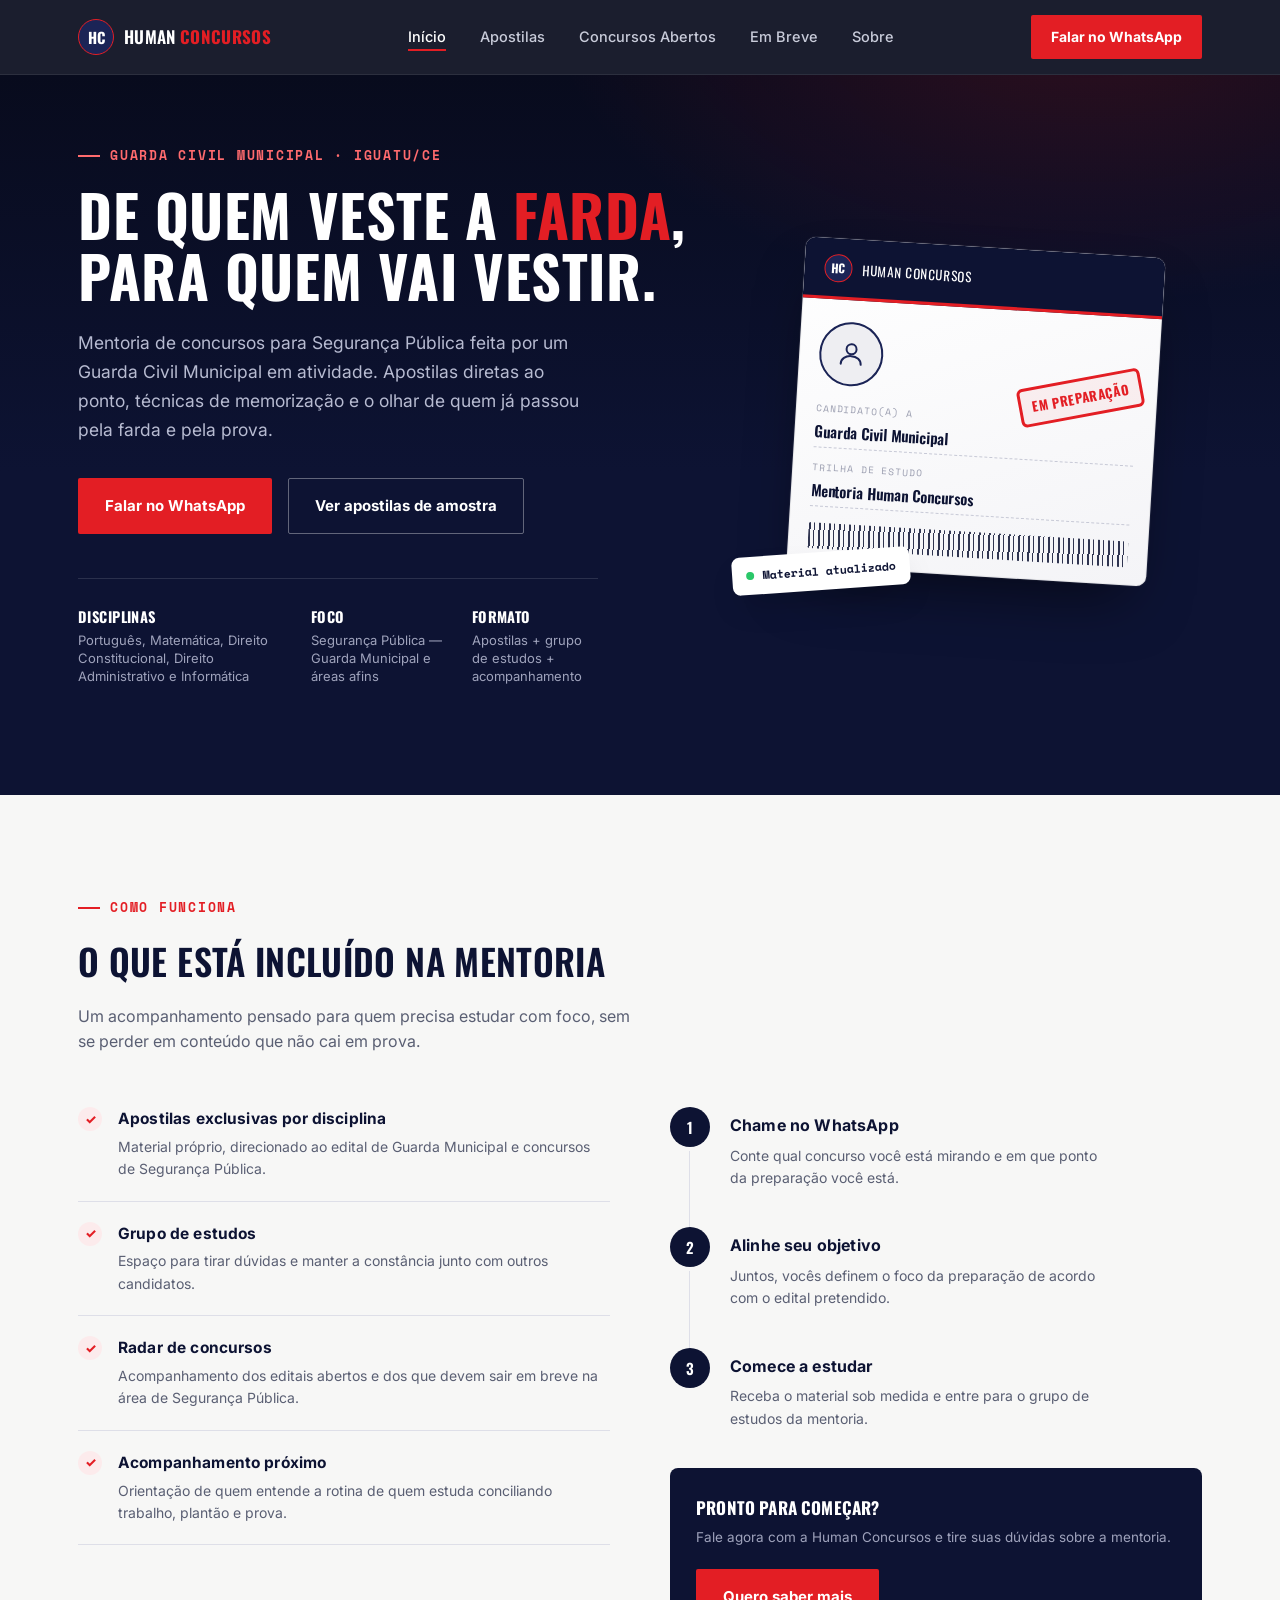
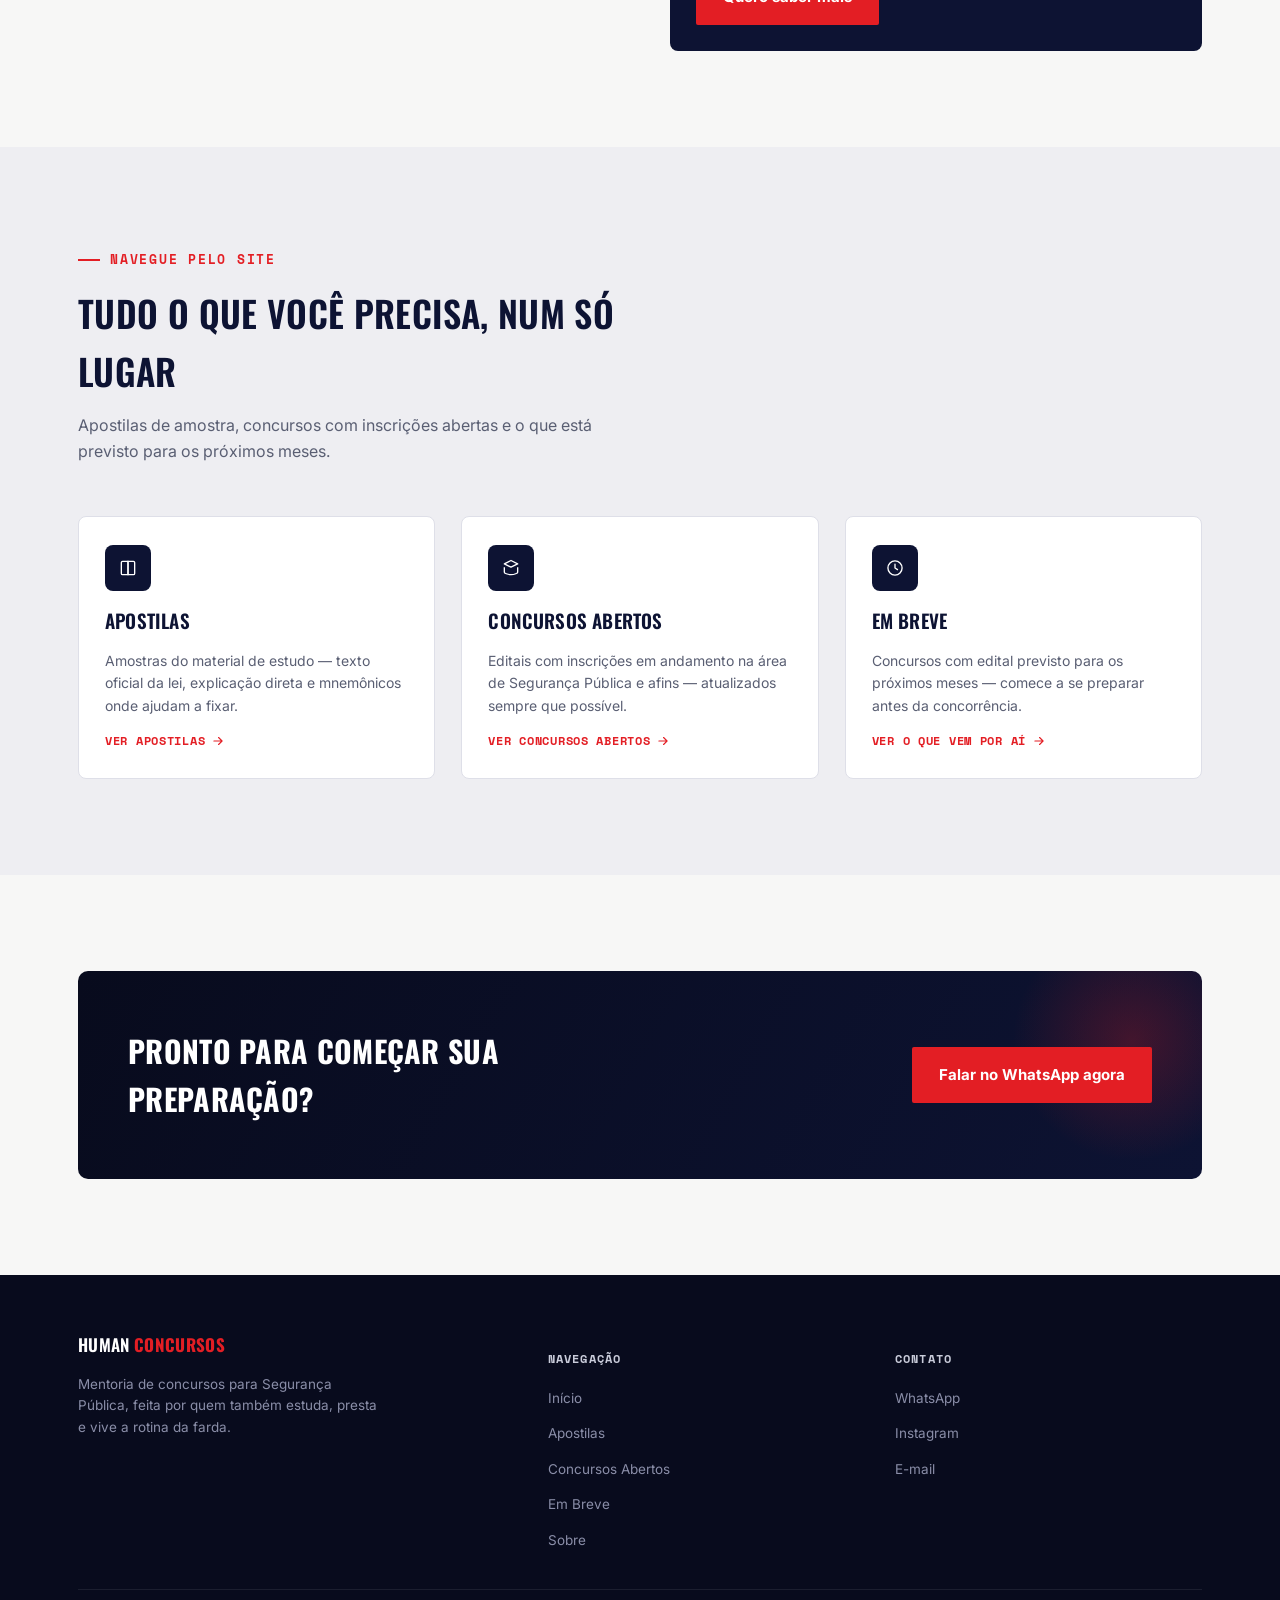
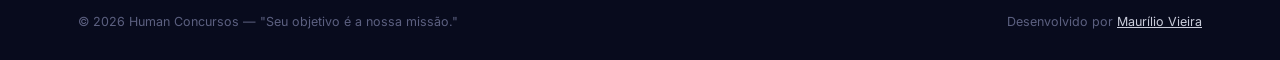
<file: index.html>
<!doctype html>
<html lang="pt-BR">
  <head>
    <meta charset="UTF-8" />
    <meta name="viewport" content="width=device-width, initial-scale=1.0" />
    <title>Human Concursos — Mentoria para Segurança Pública</title>
    <meta
      name="description"
      content="Mentoria de concursos para Segurança Pública feita por um Guarda Civil Municipal em atividade. Apostilas diretas ao ponto, concursos abertos e acompanhamento próximo."
    />
    <meta
      property="og:title"
      content="Human Concursos — Mentoria para Segurança Pública"
    />
    <meta
      property="og:description"
      content="Apostilas diretas ao ponto, concursos abertos e o olhar de quem também vive a rotina da farda."
    />
    <meta property="og:type" content="website" />
    <link rel="icon" type="image/svg+xml" href="assets/img/favicon.svg" />

    <link rel="preconnect" href="https://fonts.googleapis.com" />
    <link rel="preconnect" href="https://fonts.gstatic.com" crossorigin />
    <link
      href="https://fonts.googleapis.com/css2?family=Oswald:wght@400;500;600;700&family=Inter:wght@400;500;600;700;800&family=Space+Mono:wght@400;700&display=swap"
      rel="stylesheet"
    />
    <link rel="stylesheet" href="assets/css/style.css" />
  </head>
  <body data-page="inicio">
    <header>
      <div class="wrap nav">
        <a href="index.html" class="brand">
          <span class="brand-badge">HC</span>
          <span class="brand-name">HUMAN <b>CONCURSOS</b></span>
        </a>
        <ul class="nav-links">
          <li><a href="index.html" data-nav="inicio">Início</a></li>
          <li><a href="apostilas.html" data-nav="apostilas">Apostilas</a></li>
          <li>
            <a href="concursos-abertos.html" data-nav="concursos-abertos"
              >Concursos Abertos</a
            >
          </li>
          <li><a href="em-breve.html" data-nav="em-breve">Em Breve</a></li>
          <li><a href="sobre.html" data-nav="sobre">Sobre</a></li>
        </ul>
        <a
          class="nav-cta"
          id="btnNavWpp"
          href="#"
          target="_blank"
          rel="noopener"
          >Falar no WhatsApp</a
        >
        <button
          class="nav-toggle"
          id="navToggle"
          aria-expanded="false"
          aria-controls="mobilePanel"
          aria-label="Abrir menu"
        >
          <span></span><span></span><span></span>
        </button>
      </div>
      <nav class="mobile-panel" id="mobilePanel">
        <a href="index.html" data-nav="inicio">Início</a>
        <a href="apostilas.html" data-nav="apostilas">Apostilas</a>
        <a href="concursos-abertos.html" data-nav="concursos-abertos"
          >Concursos Abertos</a
        >
        <a href="em-breve.html" data-nav="em-breve">Em Breve</a>
        <a href="sobre.html" data-nav="sobre">Sobre</a>
        <a
          class="nav-cta"
          id="btnMobileWpp"
          href="#"
          target="_blank"
          rel="noopener"
          >Falar no WhatsApp</a
        >
      </nav>
    </header>

    <main id="topo">
      <!-- ================= HERO ================= -->
      <section class="hero" style="padding-top: 64px">
        <div class="wrap hero-grid">
          <div>
            <span class="eyebrow hero-eyebrow"
              >Guarda Civil Municipal · Iguatu/CE</span
            >
            <h1>
              De quem veste a <em>farda</em>,<br />
              para quem vai vestir.
            </h1>
            <p class="lead">
              Mentoria de concursos para Segurança Pública feita por um Guarda
              Civil Municipal em atividade. Apostilas diretas ao ponto, técnicas
              de memorização e o olhar de quem já passou pela farda e pela
              prova.
            </p>
            <div class="hero-ctas">
              <a
                class="btn btn-primary"
                id="btnHeroWpp"
                href="#"
                target="_blank"
                rel="noopener"
                >Falar no WhatsApp</a
              >
              <a class="btn btn-ghost" href="apostilas.html"
                >Ver apostilas de amostra</a
              >
            </div>
            <div class="hero-meta">
              <div>
                <strong>Disciplinas</strong>Português, Matemática, Direito
                Constitucional, Direito Administrativo e Informática
              </div>
              <div>
                <strong>Foco</strong>Segurança Pública — Guarda Municipal e
                áreas afins
              </div>
              <div>
                <strong>Formato</strong>Apostilas + grupo de estudos +
                acompanhamento
              </div>
            </div>
          </div>

          <div class="id-card-wrap">
            <div class="id-card">
              <div class="id-top">
                <span class="brand-badge">HC</span>
                <span>Human Concursos</span>
              </div>
              <div class="id-body">
                <div class="id-photo">
                  <svg width="30" height="30" viewBox="0 0 24 24" fill="none">
                    <circle
                      cx="12"
                      cy="8"
                      r="4"
                      stroke="#1B2456"
                      stroke-width="1.6"
                    />
                    <path
                      d="M4 20c0-4 3.5-6.5 8-6.5S20 16 20 20"
                      stroke="#1B2456"
                      stroke-width="1.6"
                      stroke-linecap="round"
                    />
                  </svg>
                </div>
                <div class="id-field">
                  <label>Candidato(a) a</label>
                  <div class="value">Guarda Civil Municipal</div>
                </div>
                <div class="id-field">
                  <label>Trilha de estudo</label>
                  <div class="value">Mentoria Human Concursos</div>
                </div>
                <div class="id-barcode"></div>
                <span class="id-stamp">Em preparação</span>
              </div>
            </div>
            <div class="id-float f1">
              <span class="dot"></span>
              <span>Material atualizado</span>
            </div>
          </div>
        </div>
      </section>

      <!-- ================= MENTORIA (resumo) ================= -->
      <section id="mentoria">
        <div class="wrap">
          <div class="section-head">
            <span class="eyebrow">Como funciona</span>
            <h2>O que está incluído na mentoria</h2>
            <p>
              Um acompanhamento pensado para quem precisa estudar com foco, sem
              se perder em conteúdo que não cai em prova.
            </p>
          </div>

          <div class="mentoria-wrap">
            <ul class="mentoria-list">
              <li>
                <span class="check">✓</span>
                <div>
                  <h4>Apostilas exclusivas por disciplina</h4>
                  <p>
                    Material próprio, direcionado ao edital de Guarda Municipal
                    e concursos de Segurança Pública.
                  </p>
                </div>
              </li>
              <li>
                <span class="check">✓</span>
                <div>
                  <h4>Grupo de estudos</h4>
                  <p>
                    Espaço para tirar dúvidas e manter a constância junto com
                    outros candidatos.
                  </p>
                </div>
              </li>
              <li>
                <span class="check">✓</span>
                <div>
                  <h4>Radar de concursos</h4>
                  <p>
                    Acompanhamento dos editais abertos e dos que devem sair em
                    breve na área de Segurança Pública.
                  </p>
                </div>
              </li>
              <li>
                <span class="check">✓</span>
                <div>
                  <h4>Acompanhamento próximo</h4>
                  <p>
                    Orientação de quem entende a rotina de quem estuda
                    conciliando trabalho, plantão e prova.
                  </p>
                </div>
              </li>
            </ul>

            <div>
              <div class="steps">
                <div class="step">
                  <span class="step-num">1</span>
                  <div class="step-body">
                    <h4>Chame no WhatsApp</h4>
                    <p>
                      Conte qual concurso você está mirando e em que ponto da
                      preparação você está.
                    </p>
                  </div>
                </div>
                <div class="step">
                  <span class="step-num">2</span>
                  <div class="step-body">
                    <h4>Alinhe seu objetivo</h4>
                    <p>
                      Juntos, vocês definem o foco da preparação de acordo com o
                      edital pretendido.
                    </p>
                  </div>
                </div>
                <div class="step">
                  <span class="step-num">3</span>
                  <div class="step-body">
                    <h4>Comece a estudar</h4>
                    <p>
                      Receba o material sob medida e entre para o grupo de
                      estudos da mentoria.
                    </p>
                  </div>
                </div>
              </div>

              <div class="mentoria-cta">
                <div>
                  <h4>Pronto para começar?</h4>
                  <p>
                    Fale agora com a Human Concursos e tire suas dúvidas sobre a
                    mentoria.
                  </p>
                </div>
                <a
                  class="btn btn-primary wpp-link"
                  data-msg="Olá! Vi o site da Human Concursos e quero saber mais sobre a mentoria."
                  href="#"
                  target="_blank"
                  rel="noopener"
                  >Quero saber mais</a
                >
              </div>
            </div>
          </div>
        </div>
      </section>

      <!-- ================= TEASERS (Apostilas / Concursos / Em breve) ================= -->
      <section class="alt">
        <div class="wrap">
          <div class="section-head">
            <span class="eyebrow">Navegue pelo site</span>
            <h2>Tudo o que você precisa, num só lugar</h2>
            <p>
              Apostilas de amostra, concursos com inscrições abertas e o que
              está previsto para os próximos meses.
            </p>
          </div>

          <div class="teaser-grid">
            <a class="teaser-card" href="apostilas.html">
              <span class="teaser-icon">
                <svg width="20" height="20" viewBox="0 0 24 24" fill="none">
                  <path
                    d="M4 5.5C4 4.7 4.7 4 5.5 4H12v16H5.5A1.5 1.5 0 014 18.5v-13z"
                    stroke="#fff"
                    stroke-width="1.6"
                  />
                  <path
                    d="M20 5.5c0-.8-.7-1.5-1.5-1.5H12v16h6.5a1.5 1.5 0 001.5-1.5v-13z"
                    stroke="#fff"
                    stroke-width="1.6"
                  />
                </svg>
              </span>
              <h3>Apostilas</h3>
              <p>
                Amostras do material de estudo — texto oficial da lei,
                explicação direta e mnemônicos onde ajudam a fixar.
              </p>
              <span class="teaser-link"
                >Ver apostilas
                <svg width="14" height="14" viewBox="0 0 24 24" fill="none">
                  <path
                    d="M5 12h14M13 6l6 6-6 6"
                    stroke="#E31E24"
                    stroke-width="2"
                    stroke-linecap="round"
                    stroke-linejoin="round"
                  />
                </svg>
              </span>
            </a>

            <a class="teaser-card" href="concursos-abertos.html">
              <span class="teaser-icon">
                <svg width="20" height="20" viewBox="0 0 24 24" fill="none">
                  <path
                    d="M12 3l8 4-8 4-8-4 8-4z"
                    stroke="#fff"
                    stroke-width="1.6"
                    stroke-linejoin="round"
                  />
                  <path
                    d="M4 11v6c0 1.1 3.6 3 8 3s8-1.9 8-3v-6"
                    stroke="#fff"
                    stroke-width="1.6"
                  />
                </svg>
              </span>
              <h3>Concursos abertos</h3>
              <p>
                Editais com inscrições em andamento na área de Segurança Pública
                e afins — atualizados sempre que possível.
              </p>
              <span class="teaser-link"
                >Ver concursos abertos
                <svg width="14" height="14" viewBox="0 0 24 24" fill="none">
                  <path
                    d="M5 12h14M13 6l6 6-6 6"
                    stroke="#E31E24"
                    stroke-width="2"
                    stroke-linecap="round"
                    stroke-linejoin="round"
                  />
                </svg>
              </span>
            </a>

            <a class="teaser-card" href="em-breve.html">
              <span class="teaser-icon">
                <svg width="20" height="20" viewBox="0 0 24 24" fill="none">
                  <circle
                    cx="12"
                    cy="12"
                    r="8.5"
                    stroke="#fff"
                    stroke-width="1.6"
                  />
                  <path
                    d="M12 7.5V12l3 2"
                    stroke="#fff"
                    stroke-width="1.6"
                    stroke-linecap="round"
                  />
                </svg>
              </span>
              <h3>Em breve</h3>
              <p>
                Concursos com edital previsto para os próximos meses — comece a
                se preparar antes da concorrência.
              </p>
              <span class="teaser-link"
                >Ver o que vem por aí
                <svg width="14" height="14" viewBox="0 0 24 24" fill="none">
                  <path
                    d="M5 12h14M13 6l6 6-6 6"
                    stroke="#E31E24"
                    stroke-width="2"
                    stroke-linecap="round"
                    stroke-linejoin="round"
                  />
                </svg>
              </span>
            </a>
          </div>
        </div>
      </section>

      <!-- ================= CTA FINAL ================= -->
      <section>
        <div class="wrap">
          <div class="cta-banner">
            <h3>Pronto para começar sua preparação?</h3>
            <a
              class="btn btn-primary wpp-link"
              data-msg="Olá! Quero começar minha preparação com a Human Concursos."
              href="#"
              target="_blank"
              rel="noopener"
              >Falar no WhatsApp agora</a
            >
          </div>
        </div>
      </section>
    </main>

    <footer>
      <div class="wrap">
        <div class="footer-grid">
          <div class="footer-brand">
            <span class="brand-name" style="color: #fff"
              >HUMAN <b style="color: #e31e24">CONCURSOS</b></span
            >
            <p>
              Mentoria de concursos para Segurança Pública, feita por quem
              também estuda, presta e vive a rotina da farda.
            </p>
          </div>
          <div class="footer-col">
            <h5>Navegação</h5>
            <ul>
              <li><a href="index.html">Início</a></li>
              <li><a href="apostilas.html">Apostilas</a></li>
              <li><a href="concursos-abertos.html">Concursos Abertos</a></li>
              <li><a href="em-breve.html">Em Breve</a></li>
              <li><a href="sobre.html">Sobre</a></li>
            </ul>
          </div>
          <div class="footer-col">
            <h5>Contato</h5>
            <ul>
              <li><a href="sobre.html#contato">WhatsApp</a></li>
              <li>
                <a
                  href="https://www.instagram.com/mentoriatomaz"
                  target="_blank"
                  rel="noopener"
                  >Instagram</a
                >
              </li>
              <li><a href="mailto:contato@humanconcursos.com.br">E-mail</a></li>
            </ul>
          </div>
        </div>
        <div class="footer-bottom">
          <span>© 2026 Human Concursos — "Seu objetivo é a nossa missão."</span>
          <!-- Trocar o href abaixo pelo domínio do portfólio assim que for comprado. -->
          <span
            >Desenvolvido por
            <a href="#" style="color: #c9ccda; text-decoration: underline"
              >Maurílio Vieira</a
            ></span
          >
        </div>
      </div>
    </footer>

    <script src="assets/js/main.js"></script>
  </body>
</html>
</file>
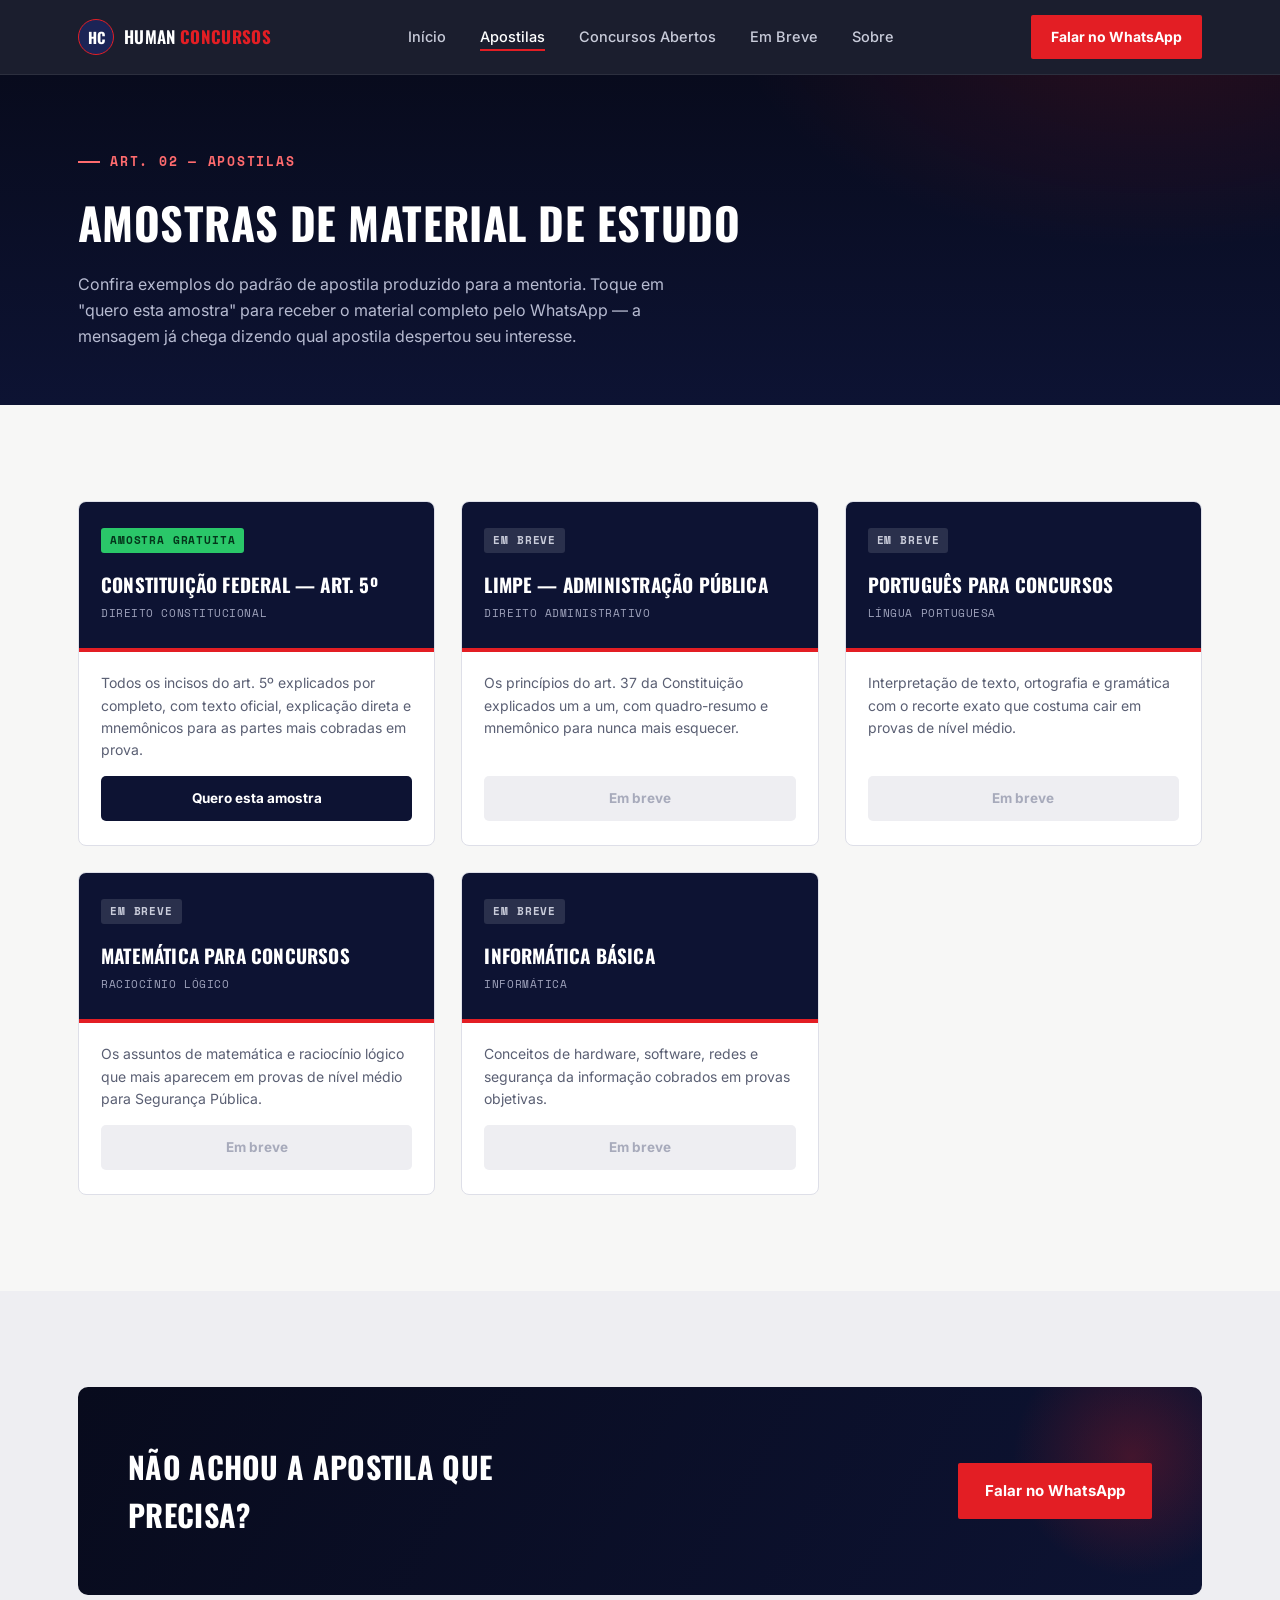
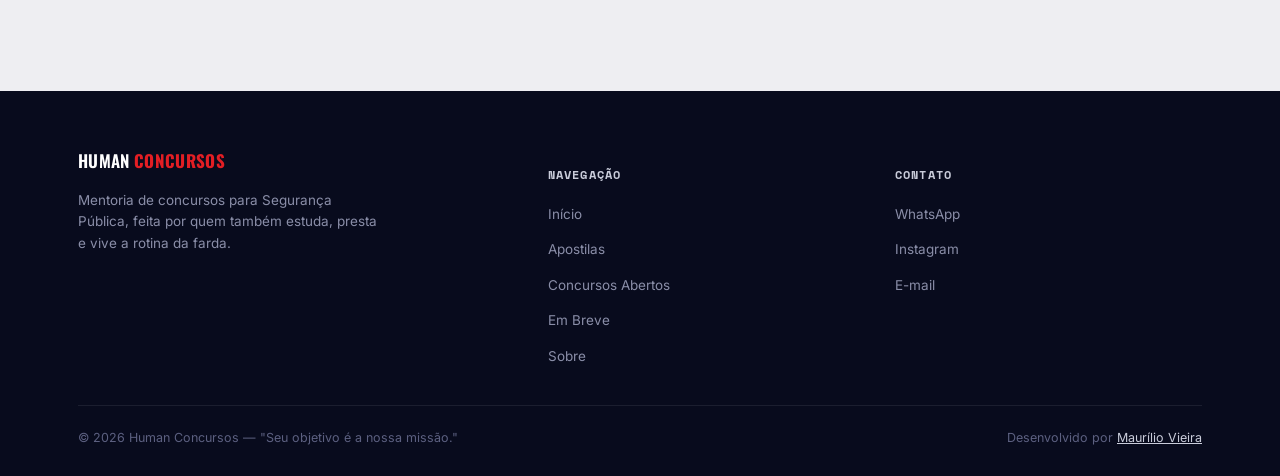
<file: apostilas.html>
<!DOCTYPE html>
<html lang="pt-BR">
<head>
<meta charset="UTF-8">
<meta name="viewport" content="width=device-width, initial-scale=1.0">
<title>Apostilas — Human Concursos</title>
<meta name="description" content="Amostras das apostilas da Human Concursos: texto oficial da lei, explicação direta e mnemônicos para concursos de Segurança Pública.">
<link rel="icon" type="image/svg+xml" href="assets/img/favicon.svg">

<link rel="preconnect" href="https://fonts.googleapis.com">
<link rel="preconnect" href="https://fonts.gstatic.com" crossorigin>
<link href="https://fonts.googleapis.com/css2?family=Oswald:wght@400;500;600;700&family=Inter:wght@400;500;600;700;800&family=Space+Mono:wght@400;700&display=swap" rel="stylesheet">
<link rel="stylesheet" href="assets/css/style.css">
</head>
<body data-page="apostilas">

<header>
  <div class="wrap nav">
    <a href="index.html" class="brand">
      <span class="brand-badge">HC</span>
      <span class="brand-name">HUMAN <b>CONCURSOS</b></span>
    </a>
    <ul class="nav-links">
      <li><a href="index.html" data-nav="inicio">Início</a></li>
      <li><a href="apostilas.html" data-nav="apostilas">Apostilas</a></li>
      <li><a href="concursos-abertos.html" data-nav="concursos-abertos">Concursos Abertos</a></li>
      <li><a href="em-breve.html" data-nav="em-breve">Em Breve</a></li>
      <li><a href="sobre.html" data-nav="sobre">Sobre</a></li>
    </ul>
    <a class="nav-cta" id="btnNavWpp" href="#" target="_blank" rel="noopener">Falar no WhatsApp</a>
    <button class="nav-toggle" id="navToggle" aria-expanded="false" aria-controls="mobilePanel" aria-label="Abrir menu">
      <span></span><span></span><span></span>
    </button>
  </div>
  <nav class="mobile-panel" id="mobilePanel">
    <a href="index.html" data-nav="inicio">Início</a>
    <a href="apostilas.html" data-nav="apostilas">Apostilas</a>
    <a href="concursos-abertos.html" data-nav="concursos-abertos">Concursos Abertos</a>
    <a href="em-breve.html" data-nav="em-breve">Em Breve</a>
    <a href="sobre.html" data-nav="sobre">Sobre</a>
    <a class="nav-cta" id="btnMobileWpp" href="#" target="_blank" rel="noopener">Falar no WhatsApp</a>
  </nav>
</header>

<div class="page-header">
  <div class="wrap">
    <span class="eyebrow">Art. 02 — Apostilas</span>
    <h1>Amostras de material de estudo</h1>
    <p>Confira exemplos do padrão de apostila produzido para a mentoria. Toque em "quero esta amostra" para receber o material completo pelo WhatsApp — a mensagem já chega dizendo qual apostila despertou seu interesse.</p>
  </div>
</div>

<main>
  <section>
    <div class="wrap">
      <div class="card-grid">

        <div class="book-card">
          <div class="book-cover">
            <span class="tag tag-livre">Amostra gratuita</span>
            <div>
              <h3>Constituição Federal — Art. 5º</h3>
              <div class="disc">Direito Constitucional</div>
            </div>
          </div>
          <div class="book-body">
            <p>Todos os incisos do art. 5º explicados por completo, com texto oficial, explicação direta e mnemônicos para as partes mais cobradas em prova.</p>
            <a class="book-btn wpp-link" data-msg="Vi a apostila de Constituição Federal — Art. 5º no site da Human Concursos e tenho interesse em adquirir." href="#" target="_blank" rel="noopener">Quero esta amostra</a>
          </div>
        </div>

        <div class="book-card">
          <div class="book-cover">
            <span class="tag tag-em-breve">Em breve</span>
            <div>
              <h3>LIMPE — Administração Pública</h3>
              <div class="disc">Direito Administrativo</div>
            </div>
          </div>
          <div class="book-body">
            <p>Os princípios do art. 37 da Constituição explicados um a um, com quadro-resumo e mnemônico para nunca mais esquecer.</p>
            <span class="book-btn disabled">Em breve</span>
          </div>
        </div>

        <div class="book-card">
          <div class="book-cover">
            <span class="tag tag-em-breve">Em breve</span>
            <div>
              <h3>Português para Concursos</h3>
              <div class="disc">Língua Portuguesa</div>
            </div>
          </div>
          <div class="book-body">
            <p>Interpretação de texto, ortografia e gramática com o recorte exato que costuma cair em provas de nível médio.</p>
            <span class="book-btn disabled">Em breve</span>
          </div>
        </div>

        <div class="book-card">
          <div class="book-cover">
            <span class="tag tag-em-breve">Em breve</span>
            <div>
              <h3>Matemática para Concursos</h3>
              <div class="disc">Raciocínio Lógico</div>
            </div>
          </div>
          <div class="book-body">
            <p>Os assuntos de matemática e raciocínio lógico que mais aparecem em provas de nível médio para Segurança Pública.</p>
            <span class="book-btn disabled">Em breve</span>
          </div>
        </div>

        <div class="book-card">
          <div class="book-cover">
            <span class="tag tag-em-breve">Em breve</span>
            <div>
              <h3>Informática Básica</h3>
              <div class="disc">Informática</div>
            </div>
          </div>
          <div class="book-body">
            <p>Conceitos de hardware, software, redes e segurança da informação cobrados em provas objetivas.</p>
            <span class="book-btn disabled">Em breve</span>
          </div>
        </div>

      </div>
    </div>
  </section>

  <section class="alt">
    <div class="wrap">
      <div class="cta-banner">
        <h3>Não achou a apostila que precisa?</h3>
        <a class="btn btn-primary wpp-link" data-msg="Olá! Vim pelo site da Human Concursos e quero saber quais apostilas estão disponíveis." href="#" target="_blank" rel="noopener">Falar no WhatsApp</a>
      </div>
    </div>
  </section>
</main>

<footer>
  <div class="wrap">
    <div class="footer-grid">
      <div class="footer-brand">
        <span class="brand-name" style="color:#fff;">HUMAN <b style="color:#E31E24;">CONCURSOS</b></span>
        <p>Mentoria de concursos para Segurança Pública, feita por quem também estuda, presta e vive a rotina da farda.</p>
      </div>
      <div class="footer-col">
        <h5>Navegação</h5>
        <ul>
          <li><a href="index.html">Início</a></li>
          <li><a href="apostilas.html">Apostilas</a></li>
          <li><a href="concursos-abertos.html">Concursos Abertos</a></li>
          <li><a href="em-breve.html">Em Breve</a></li>
          <li><a href="sobre.html">Sobre</a></li>
        </ul>
      </div>
      <div class="footer-col">
        <h5>Contato</h5>
        <ul>
          <li><a href="sobre.html#contato">WhatsApp</a></li>
          <li><a href="https://www.instagram.com/mentoriatomaz" target="_blank" rel="noopener">Instagram</a></li>
          <li><a href="mailto:contato@humanconcursos.com.br">E-mail</a></li>
        </ul>
      </div>
    </div>
    <div class="footer-bottom">
      <span>© 2026 Human Concursos — "Seu objetivo é a nossa missão."</span>
      <span>Desenvolvido por <a href="#" style="color:#C9CCDA; text-decoration:underline;">Maurílio Vieira</a></span>
    </div>
  </div>
</footer>

<script src="assets/js/main.js"></script>
</body>
</html>
</file>
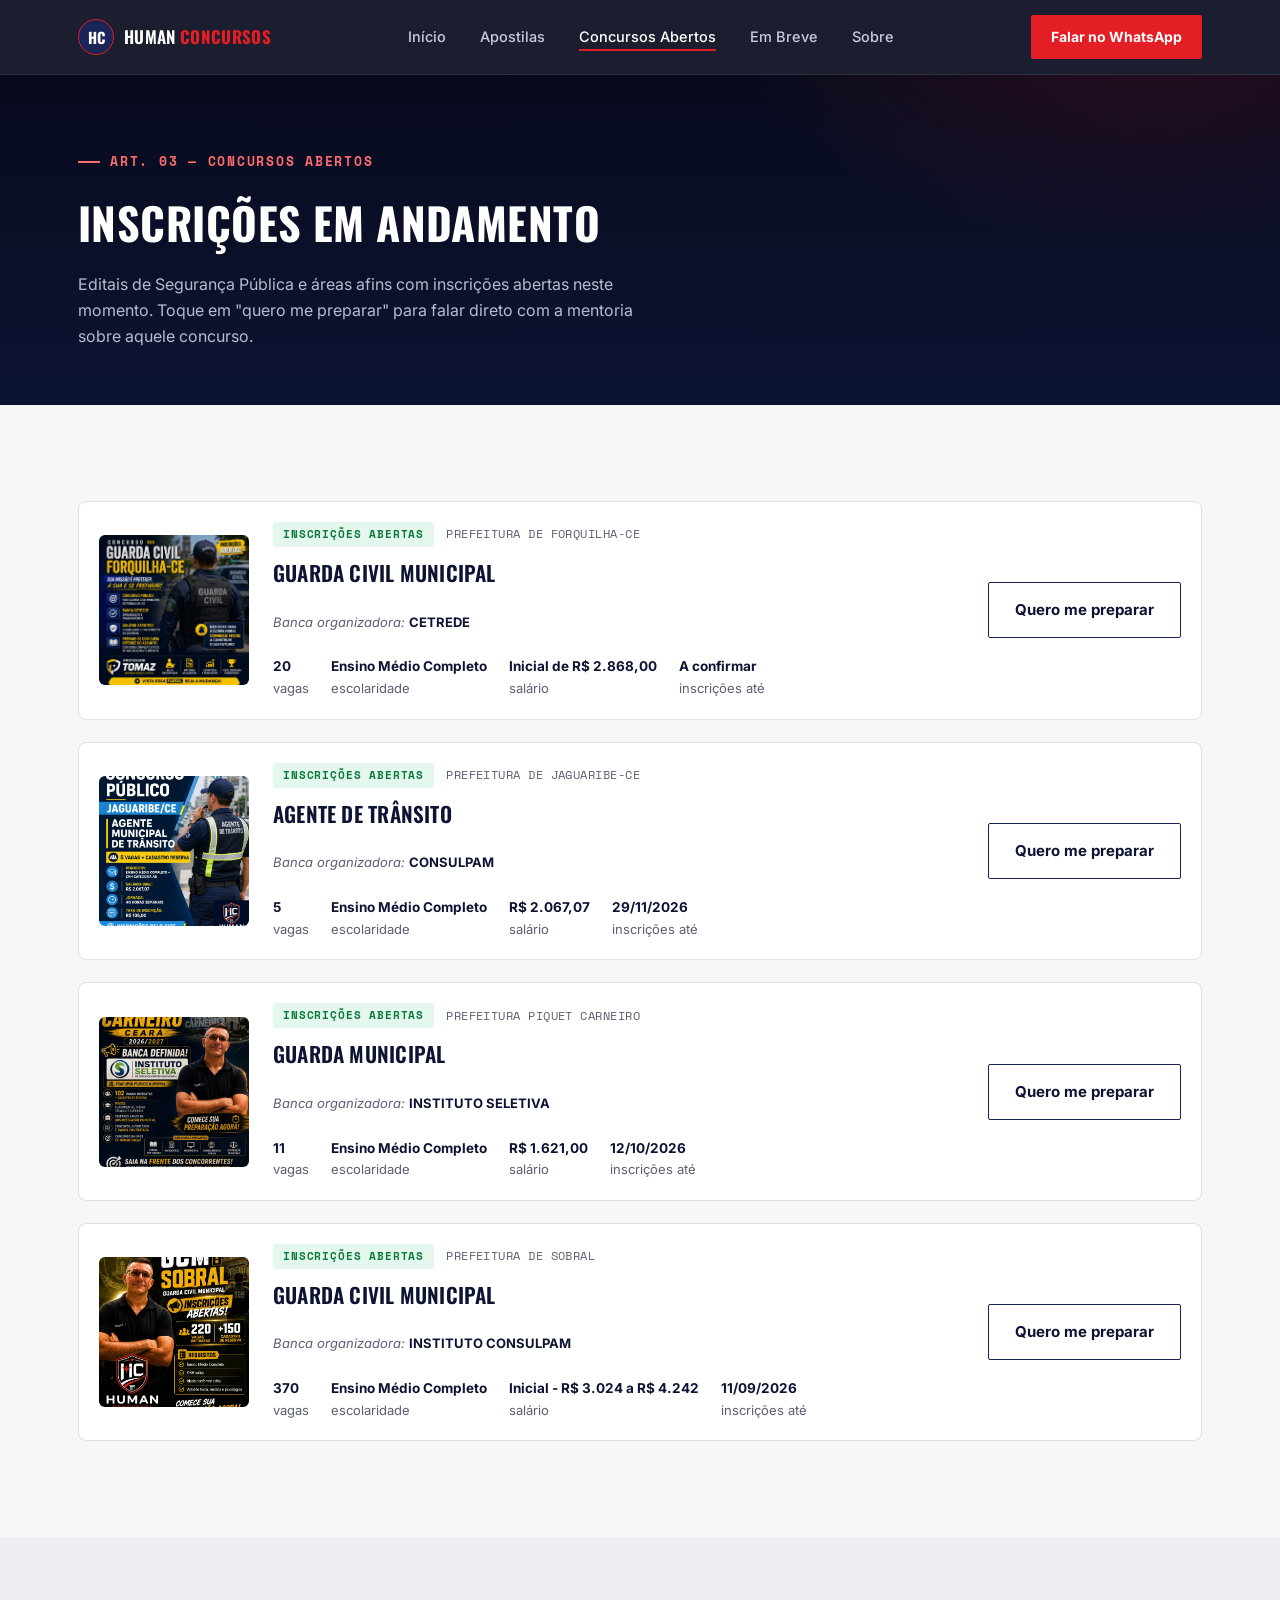
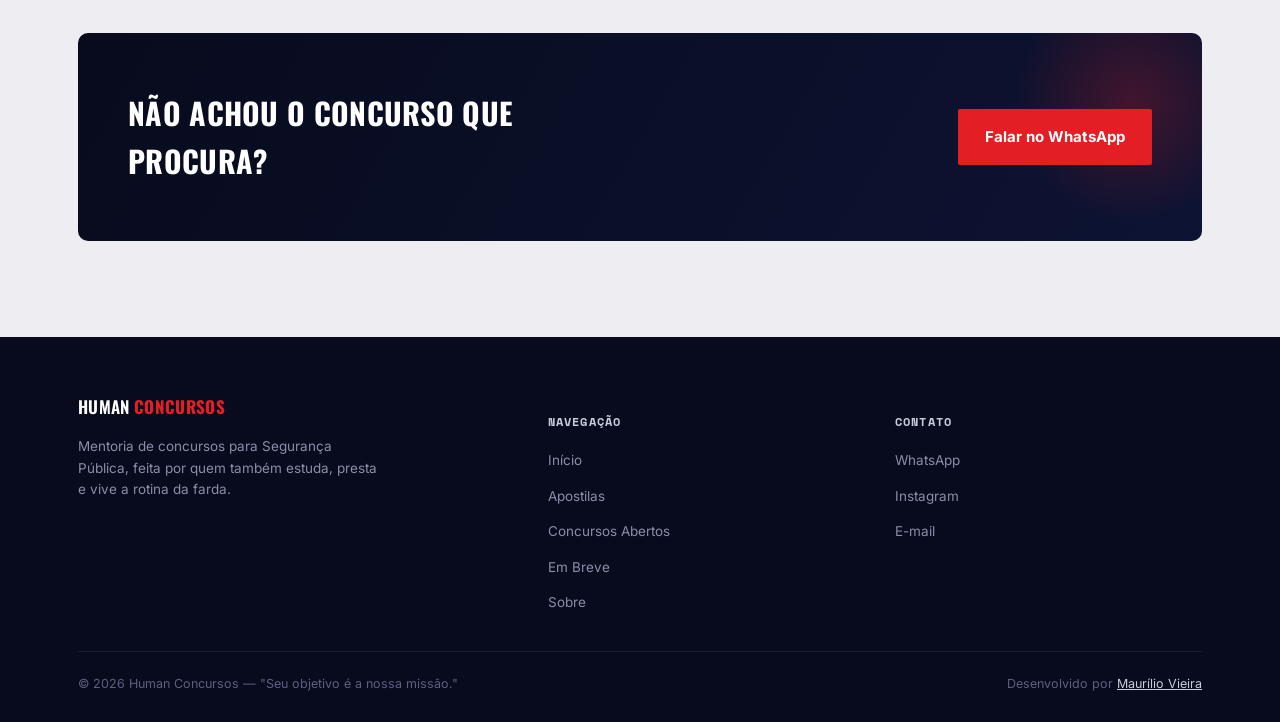
<file: concursos-abertos.html>
<!doctype html>
<html lang="pt-BR">
  <head>
    <meta charset="UTF-8" />
    <meta name="viewport" content="width=device-width, initial-scale=1.0" />
    <title>Concursos Abertos — Human Concursos</title>
    <meta
      name="description"
      content="Concursos com inscrições abertas na área de Segurança Pública e afins."
    />
    <link rel="icon" type="image/svg+xml" href="assets/img/favicon.svg" />

    <link rel="preconnect" href="https://fonts.googleapis.com" />
    <link rel="preconnect" href="https://fonts.gstatic.com" crossorigin />
    <link
      href="https://fonts.googleapis.com/css2?family=Oswald:wght@400;500;600;700&family=Inter:wght@400;500;600;700;800&family=Space+Mono:wght@400;700&display=swap"
      rel="stylesheet"
    />
    <link rel="stylesheet" href="assets/css/style.css" />
  </head>
  <body data-page="concursos-abertos">
    <header>
      <div class="wrap nav">
        <a href="index.html" class="brand">
          <span class="brand-badge">HC</span>
          <span class="brand-name">HUMAN <b>CONCURSOS</b></span>
        </a>
        <ul class="nav-links">
          <li><a href="index.html" data-nav="inicio">Início</a></li>
          <li><a href="apostilas.html" data-nav="apostilas">Apostilas</a></li>
          <li>
            <a href="concursos-abertos.html" data-nav="concursos-abertos"
              >Concursos Abertos</a
            >
          </li>
          <li><a href="em-breve.html" data-nav="em-breve">Em Breve</a></li>
          <li><a href="sobre.html" data-nav="sobre">Sobre</a></li>
        </ul>
        <a
          class="nav-cta"
          id="btnNavWpp"
          href="#"
          target="_blank"
          rel="noopener"
          >Falar no WhatsApp</a
        >
        <button
          class="nav-toggle"
          id="navToggle"
          aria-expanded="false"
          aria-controls="mobilePanel"
          aria-label="Abrir menu"
        >
          <span></span><span></span><span></span>
        </button>
      </div>
      <nav class="mobile-panel" id="mobilePanel">
        <a href="index.html" data-nav="inicio">Início</a>
        <a href="apostilas.html" data-nav="apostilas">Apostilas</a>
        <a href="concursos-abertos.html" data-nav="concursos-abertos"
          >Concursos Abertos</a
        >
        <a href="em-breve.html" data-nav="em-breve">Em Breve</a>
        <a href="sobre.html" data-nav="sobre">Sobre</a>
        <a
          class="nav-cta"
          id="btnMobileWpp"
          href="#"
          target="_blank"
          rel="noopener"
          >Falar no WhatsApp</a
        >
      </nav>
    </header>

    <div class="page-header">
      <div class="wrap">
        <span class="eyebrow">Art. 03 — Concursos Abertos</span>
        <h1>Inscrições em andamento</h1>
        <p>
          Editais de Segurança Pública e áreas afins com inscrições abertas
          neste momento. Toque em "quero me preparar" para falar direto com a
          mentoria sobre aquele concurso.
        </p>
      </div>
    </div>

    <main>
      <section>
        <div class="wrap">
          <!--
        Os cartões abaixo são carregados automaticamente a partir de
        assets/data/concursos.json (todo item com "status": "aberto").
        Para adicionar, remover ou editar um concurso, use o
        gerador-concurso.html (abra no navegador) — ele gera o JSON
        pronto para substituir o arquivo atual.
      -->

          <div class="concurso-grid" id="concursoGrid">
            <div class="concurso-empty">Carregando concursos…</div>
          </div>
        </div>
      </section>

      <section class="alt">
        <div class="wrap">
          <div class="cta-banner">
            <h3>Não achou o concurso que procura?</h3>
            <a
              class="btn btn-primary wpp-link"
              data-msg="Olá! Vim pelo site da Human Concursos e quero saber sobre concursos abertos na área de Segurança Pública."
              href="#"
              target="_blank"
              rel="noopener"
              >Falar no WhatsApp</a
            >
          </div>
        </div>
      </section>
    </main>

    <footer>
      <div class="wrap">
        <div class="footer-grid">
          <div class="footer-brand">
            <span class="brand-name" style="color: #fff"
              >HUMAN <b style="color: #e31e24">CONCURSOS</b></span
            >
            <p>
              Mentoria de concursos para Segurança Pública, feita por quem
              também estuda, presta e vive a rotina da farda.
            </p>
          </div>
          <div class="footer-col">
            <h5>Navegação</h5>
            <ul>
              <li><a href="index.html">Início</a></li>
              <li><a href="apostilas.html">Apostilas</a></li>
              <li><a href="concursos-abertos.html">Concursos Abertos</a></li>
              <li><a href="em-breve.html">Em Breve</a></li>
              <li><a href="sobre.html">Sobre</a></li>
            </ul>
          </div>
          <div class="footer-col">
            <h5>Contato</h5>
            <ul>
              <li><a href="sobre.html#contato">WhatsApp</a></li>
              <li>
                <a
                  href="https://www.instagram.com/mentoriatomaz"
                  target="_blank"
                  rel="noopener"
                  >Instagram</a
                >
              </li>
              <li><a href="mailto:contato@humanconcursos.com.br">E-mail</a></li>
            </ul>
          </div>
        </div>
        <div class="footer-bottom">
          <span>© 2026 Human Concursos — "Seu objetivo é a nossa missão."</span>
          <span
            >Desenvolvido por
            <a href="#" style="color: #c9ccda; text-decoration: underline"
              >Maurílio Vieira</a
            ></span
          >
        </div>
      </div>
    </footer>

    <script src="assets/js/main.js"></script>
    <script src="assets/js/concursos-render.js"></script>
    <script>
      hcLoadConcursos(
        "aberto",
        "concursoGrid",
        "Nenhum concurso com inscrições abertas no momento. Volte em breve!",
      );
    </script>
  </body>
</html>
</file>
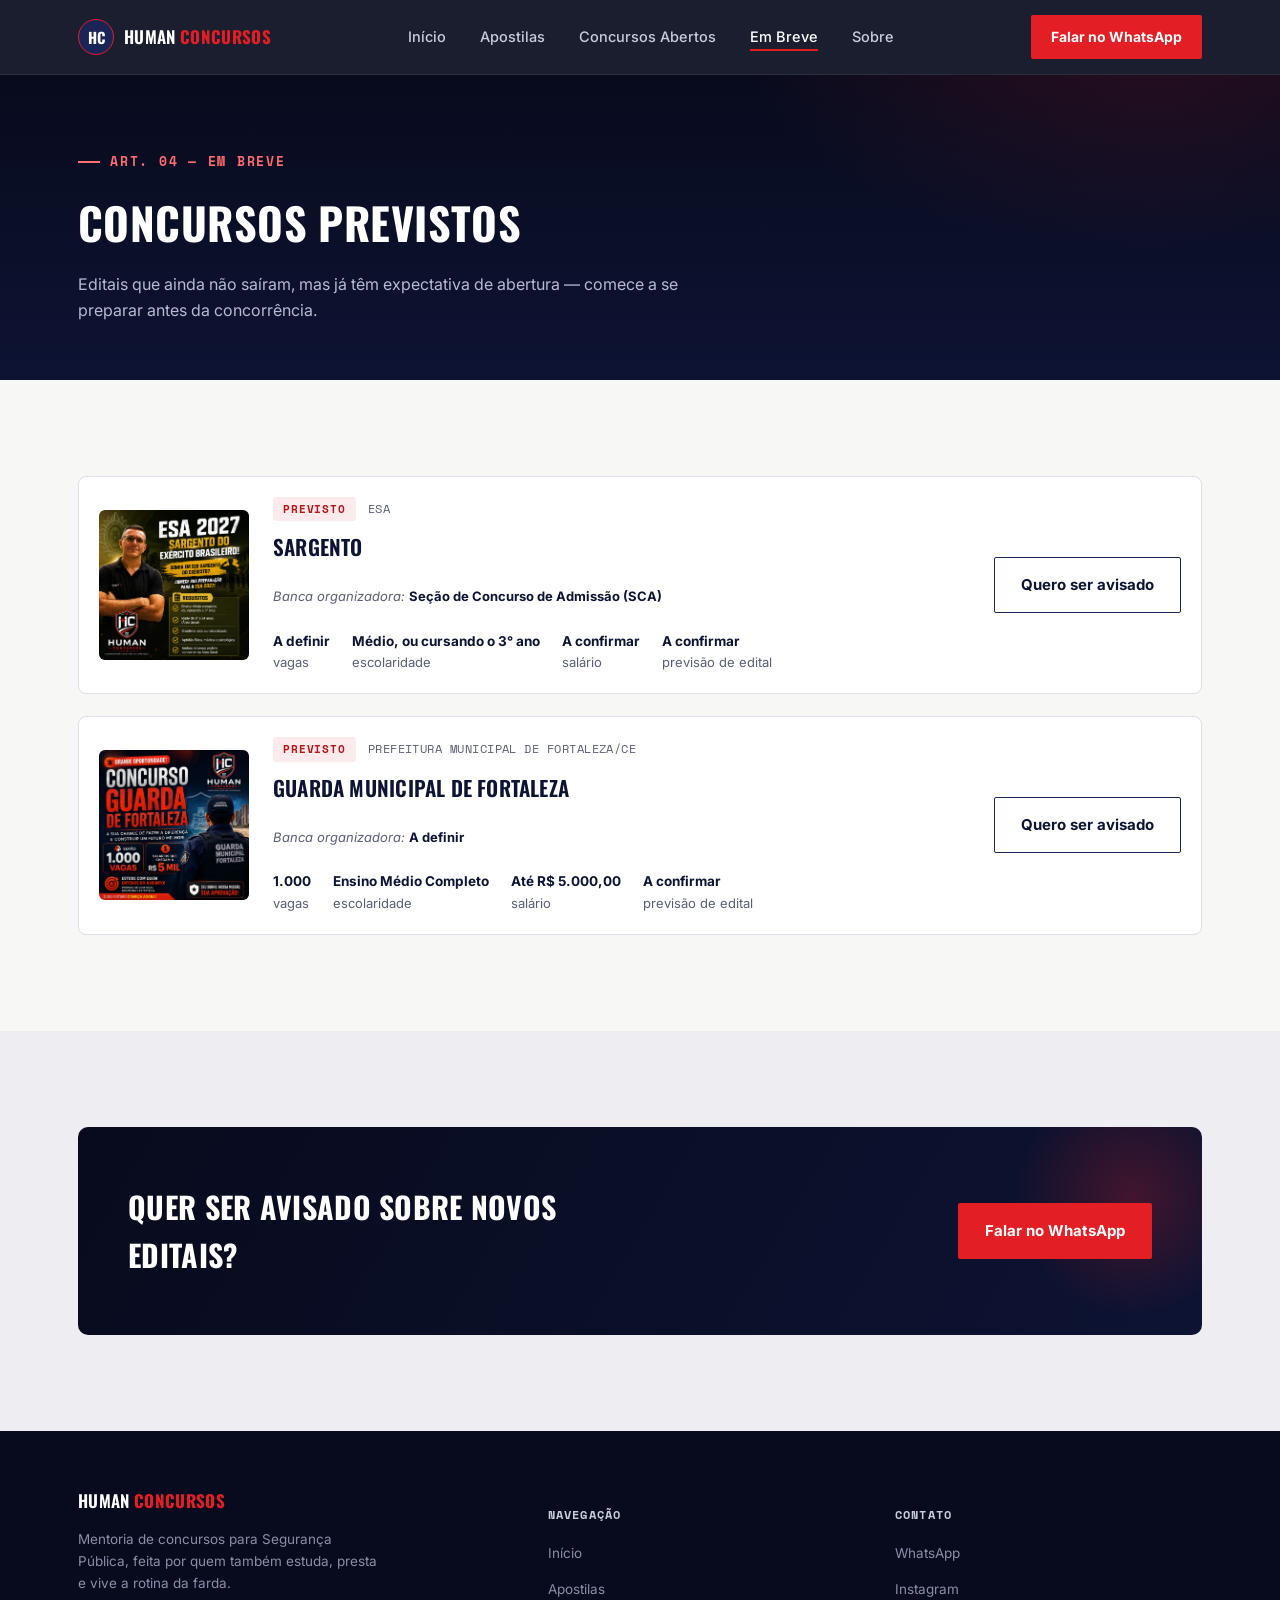
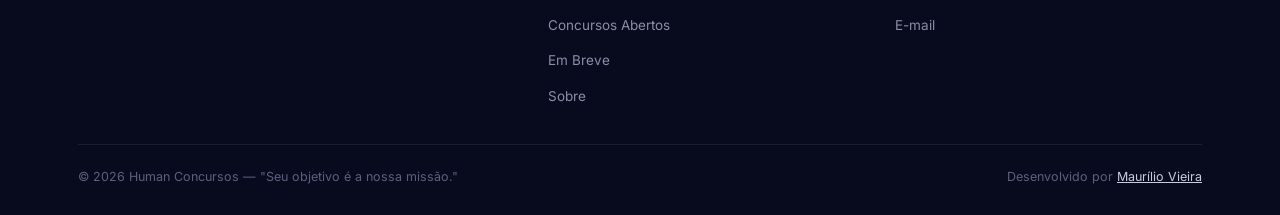
<file: em-breve.html>
<!doctype html>
<html lang="pt-BR">
  <head>
    <meta charset="UTF-8" />
    <meta name="viewport" content="width=device-width, initial-scale=1.0" />
    <title>Em Breve — Human Concursos</title>
    <meta
      name="description"
      content="Concursos previstos para os próximos meses na área de Segurança Pública e afins."
    />
    <link rel="icon" type="image/svg+xml" href="assets/img/favicon.svg" />

    <link rel="preconnect" href="https://fonts.googleapis.com" />
    <link rel="preconnect" href="https://fonts.gstatic.com" crossorigin />
    <link
      href="https://fonts.googleapis.com/css2?family=Oswald:wght@400;500;600;700&family=Inter:wght@400;500;600;700;800&family=Space+Mono:wght@400;700&display=swap"
      rel="stylesheet"
    />
    <link rel="stylesheet" href="assets/css/style.css" />
  </head>
  <body data-page="em-breve">
    <header>
      <div class="wrap nav">
        <a href="index.html" class="brand">
          <span class="brand-badge">HC</span>
          <span class="brand-name">HUMAN <b>CONCURSOS</b></span>
        </a>
        <ul class="nav-links">
          <li><a href="index.html" data-nav="inicio">Início</a></li>
          <li><a href="apostilas.html" data-nav="apostilas">Apostilas</a></li>
          <li>
            <a href="concursos-abertos.html" data-nav="concursos-abertos"
              >Concursos Abertos</a
            >
          </li>
          <li><a href="em-breve.html" data-nav="em-breve">Em Breve</a></li>
          <li><a href="sobre.html" data-nav="sobre">Sobre</a></li>
        </ul>
        <a
          class="nav-cta"
          id="btnNavWpp"
          href="#"
          target="_blank"
          rel="noopener"
          >Falar no WhatsApp</a
        >
        <button
          class="nav-toggle"
          id="navToggle"
          aria-expanded="false"
          aria-controls="mobilePanel"
          aria-label="Abrir menu"
        >
          <span></span><span></span><span></span>
        </button>
      </div>
      <nav class="mobile-panel" id="mobilePanel">
        <a href="index.html" data-nav="inicio">Início</a>
        <a href="apostilas.html" data-nav="apostilas">Apostilas</a>
        <a href="concursos-abertos.html" data-nav="concursos-abertos"
          >Concursos Abertos</a
        >
        <a href="em-breve.html" data-nav="em-breve">Em Breve</a>
        <a href="sobre.html" data-nav="sobre">Sobre</a>
        <a
          class="nav-cta"
          id="btnMobileWpp"
          href="#"
          target="_blank"
          rel="noopener"
          >Falar no WhatsApp</a
        >
      </nav>
    </header>

    <div class="page-header">
      <div class="wrap">
        <span class="eyebrow">Art. 04 — Em Breve</span>
        <h1>Concursos previstos</h1>
        <p>
          Editais que ainda não saíram, mas já têm expectativa de abertura —
          comece a se preparar antes da concorrência.
        </p>
      </div>
    </div>

    <main>
      <section>
        <div class="wrap">
          <!--
        Os cartões abaixo são carregados automaticamente a partir de
        assets/data/concursos.json (todo item com "status": "previsto").
        Para adicionar, remover ou editar um concurso, use o
        gerador-concurso.html (abra no navegador) — ele gera o JSON
        pronto para substituir o arquivo atual.
      -->

          <div class="concurso-grid" id="concursoGrid">
            <div class="concurso-empty">Carregando concursos…</div>
          </div>
        </div>
      </section>

      <section class="alt">
        <div class="wrap">
          <div class="cta-banner">
            <h3>Quer ser avisado sobre novos editais?</h3>
            <a
              class="btn btn-primary wpp-link"
              data-msg="Olá! Quero ser avisado quando novos concursos de Segurança Pública forem anunciados."
              href="#"
              target="_blank"
              rel="noopener"
              >Falar no WhatsApp</a
            >
          </div>
        </div>
      </section>
    </main>

    <footer>
      <div class="wrap">
        <div class="footer-grid">
          <div class="footer-brand">
            <span class="brand-name" style="color: #fff"
              >HUMAN <b style="color: #e31e24">CONCURSOS</b></span
            >
            <p>
              Mentoria de concursos para Segurança Pública, feita por quem
              também estuda, presta e vive a rotina da farda.
            </p>
          </div>
          <div class="footer-col">
            <h5>Navegação</h5>
            <ul>
              <li><a href="index.html">Início</a></li>
              <li><a href="apostilas.html">Apostilas</a></li>
              <li><a href="concursos-abertos.html">Concursos Abertos</a></li>
              <li><a href="em-breve.html">Em Breve</a></li>
              <li><a href="sobre.html">Sobre</a></li>
            </ul>
          </div>
          <div class="footer-col">
            <h5>Contato</h5>
            <ul>
              <li><a href="sobre.html#contato">WhatsApp</a></li>
              <li>
                <a
                  href="https://www.instagram.com/mentoriatomaz"
                  target="_blank"
                  rel="noopener"
                  >Instagram</a
                >
              </li>
              <li><a href="mailto:contato@humanconcursos.com.br">E-mail</a></li>
            </ul>
          </div>
        </div>
        <div class="footer-bottom">
          <span>© 2026 Human Concursos — "Seu objetivo é a nossa missão."</span>
          <span
            >Desenvolvido por
            <a href="#" style="color: #c9ccda; text-decoration: underline"
              >Maurílio Vieira</a
            ></span
          >
        </div>
      </div>
    </footer>

    <script src="assets/js/main.js"></script>
    <script src="assets/js/concursos-render.js"></script>
    <script>
      hcLoadConcursos(
        "previsto",
        "concursoGrid",
        "Nenhum concurso previsto cadastrado no momento.",
      );
    </script>
  </body>
</html>
</file>
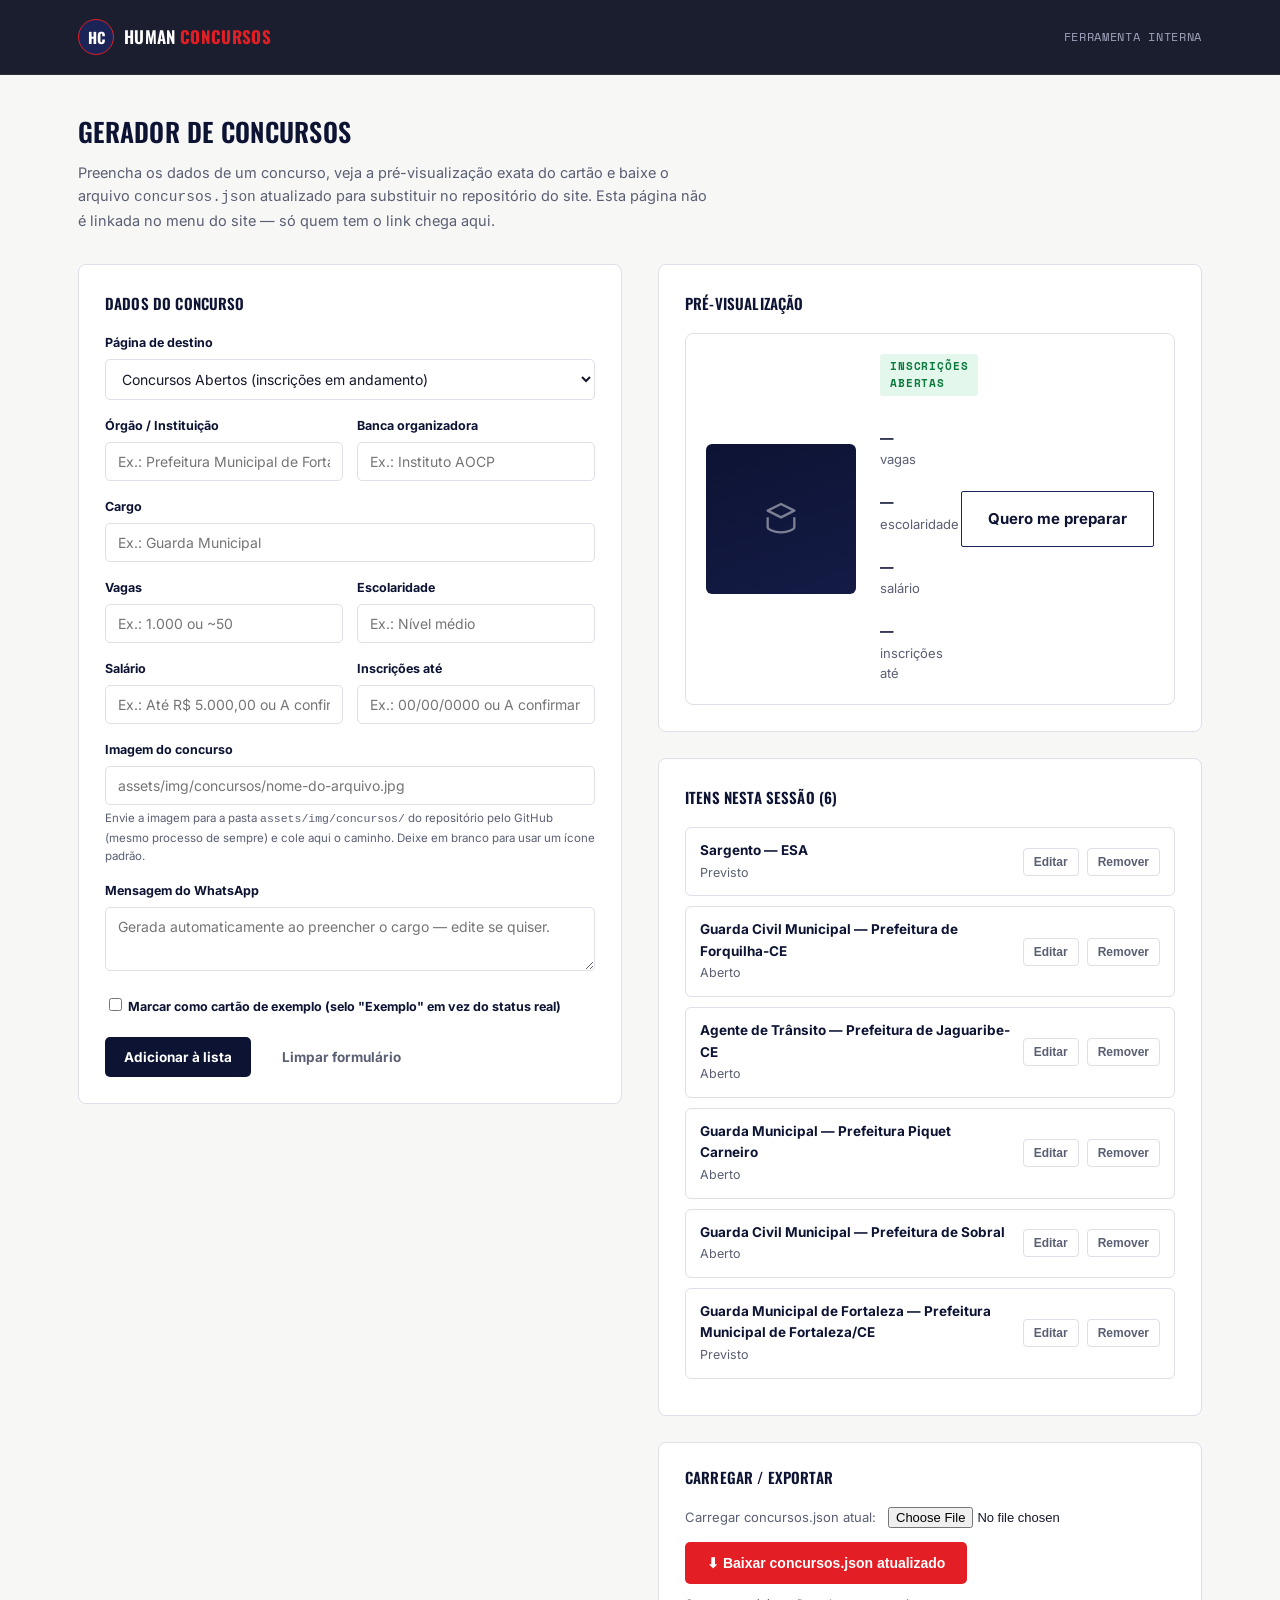
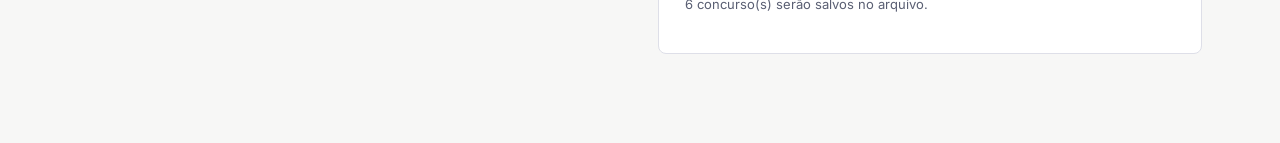
<file: gerador-concurso.html>
<!DOCTYPE html>
<html lang="pt-BR">
<head>
<meta charset="UTF-8">
<meta name="viewport" content="width=device-width, initial-scale=1.0">
<title>Gerador de Concursos — Human Concursos (uso interno)</title>
<meta name="robots" content="noindex, nofollow">
<link rel="icon" type="image/svg+xml" href="assets/img/favicon.svg">

<link rel="preconnect" href="https://fonts.googleapis.com">
<link rel="preconnect" href="https://fonts.gstatic.com" crossorigin>
<link href="https://fonts.googleapis.com/css2?family=Oswald:wght@400;500;600;700&family=Inter:wght@400;500;600;700;800&family=Space+Mono:wght@400;700&display=swap" rel="stylesheet">
<link rel="stylesheet" href="assets/css/style.css">

<style>
  /* Estilos exclusivos desta ferramenta interna — não afeta o site público. */
  .tool-wrap{max-width:1180px; margin:0 auto; padding:36px 28px 90px;}
  .tool-header{margin-bottom:32px;}
  .tool-header h1{font-size:26px; text-transform:uppercase; color:var(--navy-900); font-family:var(--display); font-weight:600;}
  .tool-header p{color:var(--ink-muted); font-size:14.5px; margin-top:8px; max-width:640px;}
  .tool-grid{display:grid; grid-template-columns:1fr 1fr; gap:36px; align-items:start;}

  .tool-panel{background:var(--white); border:1px solid var(--line); border-radius:8px; padding:26px;}
  .tool-panel h2{font-size:15px; text-transform:uppercase; color:var(--navy-900); font-family:var(--display); font-weight:600; margin-bottom:18px;}

  .field{margin-bottom:16px;}
  .field label{display:block; font-size:12.5px; font-weight:700; color:var(--navy-900); margin-bottom:6px;}
  .field .hint{display:block; font-size:11.5px; color:var(--ink-muted); font-weight:400; margin-top:4px;}
  .field input[type=text], .field select, .field textarea{
    width:100%; padding:10px 12px; border:1px solid var(--line); border-radius:5px;
    font-family:var(--body); font-size:14px; color:var(--ink); background:var(--white);
  }
  .field textarea{resize:vertical; min-height:64px;}
  .field-row{display:grid; grid-template-columns:1fr 1fr; gap:14px;}
  .field-check{display:flex; align-items:center; gap:8px; font-size:13.5px; color:var(--ink);}

  .tool-actions{display:flex; gap:12px; flex-wrap:wrap; margin-top:20px;}
  .tool-actions button{
    font-family:var(--body); font-weight:700; font-size:13.5px; padding:11px 18px; border-radius:5px;
    border:1.5px solid transparent; cursor:pointer; transition:background .15s ease, transform .15s ease;
  }
  .btn-add{background:var(--navy-900); color:var(--white);}
  .btn-add:hover{background:var(--red-500);}
  .btn-clear{background:transparent; border-color:var(--line); color:var(--ink-muted);}
  .btn-clear:hover{border-color:var(--navy-600); color:var(--navy-900);}

  .preview-slot{margin-bottom:22px;}
  .preview-slot .concurso-grid{gap:0;}

  .list-panel{margin-top:26px;}
  .list-row{
    display:flex; align-items:center; justify-content:space-between; gap:12px;
    padding:12px 14px; border:1px solid var(--line); border-radius:6px; margin-bottom:10px; font-size:13.5px;
  }
  .list-row .info strong{display:block; color:var(--navy-900);}
  .list-row .info span{color:var(--ink-muted); font-size:12.5px;}
  .list-row .row-actions{display:flex; gap:8px; flex-shrink:0;}
  .list-row button{
    font-size:12px; font-weight:700; padding:6px 10px; border-radius:4px; border:1px solid var(--line);
    background:var(--white); cursor:pointer; color:var(--ink-muted);
  }
  .list-row button:hover{border-color:var(--navy-600); color:var(--navy-900);}
  .list-row button.danger:hover{border-color:var(--red-500); color:var(--red-500);}

  .export-panel{margin-top:26px; padding-top:22px; border-top:1px solid var(--line);}
  .file-input-wrap{
    display:flex; align-items:center; gap:12px; flex-wrap:wrap; margin-bottom:14px;
  }
  .file-input-wrap input[type=file]{font-size:13px;}
  .btn-download{
    display:inline-flex; align-items:center; gap:8px; background:var(--red-500); color:var(--white);
    font-weight:700; font-size:14px; padding:13px 22px; border-radius:5px; border:none; cursor:pointer;
    transition:background .15s ease;
  }
  .btn-download:hover{background:var(--red-600);}
  .export-count{font-size:13px; color:var(--ink-muted); margin-top:10px;}

  @media (max-width:860px){
    .tool-grid{grid-template-columns:1fr;}
    .field-row{grid-template-columns:1fr;}
  }
</style>
</head>
<body>

<header>
  <div class="wrap nav">
    <a href="index.html" class="brand">
      <span class="brand-badge">HC</span>
      <span class="brand-name">HUMAN <b>CONCURSOS</b></span>
    </a>
    <span style="font-family:var(--mono); font-size:11.5px; color:#9FA3BC; letter-spacing:.06em; text-transform:uppercase;">Ferramenta interna</span>
  </div>
</header>

<div class="tool-wrap">
  <div class="tool-header">
    <h1>Gerador de Concursos</h1>
    <p>Preencha os dados de um concurso, veja a pré-visualização exata do cartão e baixe o arquivo <code>concursos.json</code> atualizado para substituir no repositório do site. Esta página não é linkada no menu do site — só quem tem o link chega aqui.</p>
  </div>

  <div class="tool-grid">
    <!-- ================= FORMULÁRIO ================= -->
    <div class="tool-panel">
      <h2>Dados do concurso</h2>

      <div class="field">
        <label>Página de destino</label>
        <select id="fStatus">
          <option value="aberto">Concursos Abertos (inscrições em andamento)</option>
          <option value="previsto">Em Breve (edital ainda não saiu)</option>
        </select>
      </div>

      <div class="field-row">
        <div class="field">
          <label>Órgão / Instituição</label>
          <input type="text" id="fOrgao" placeholder="Ex.: Prefeitura Municipal de Fortaleza/CE">
        </div>
        <div class="field">
          <label>Banca organizadora</label>
          <input type="text" id="fBanca" placeholder="Ex.: Instituto AOCP">
        </div>
      </div>

      <div class="field">
        <label>Cargo</label>
        <input type="text" id="fCargo" placeholder="Ex.: Guarda Municipal">
      </div>

      <div class="field-row">
        <div class="field">
          <label>Vagas</label>
          <input type="text" id="fVagas" placeholder="Ex.: 1.000 ou ~50">
        </div>
        <div class="field">
          <label>Escolaridade</label>
          <input type="text" id="fEscolaridade" placeholder="Ex.: Nível médio">
        </div>
      </div>

      <div class="field-row">
        <div class="field">
          <label>Salário</label>
          <input type="text" id="fSalario" placeholder="Ex.: Até R$ 5.000,00 ou A confirmar">
        </div>
        <div class="field">
          <label id="lPrazo">Inscrições até</label>
          <input type="text" id="fPrazo" placeholder="Ex.: 00/00/0000 ou A confirmar">
        </div>
      </div>

      <div class="field">
        <label>Imagem do concurso</label>
        <input type="text" id="fImagem" placeholder="assets/img/concursos/nome-do-arquivo.jpg">
        <span class="hint">Envie a imagem para a pasta <code>assets/img/concursos/</code> do repositório pelo GitHub (mesmo processo de sempre) e cole aqui o caminho. Deixe em branco para usar um ícone padrão.</span>
      </div>

      <div class="field">
        <label>Mensagem do WhatsApp</label>
        <textarea id="fMsg" placeholder="Gerada automaticamente ao preencher o cargo — edite se quiser."></textarea>
      </div>

      <div class="field">
        <label class="field-check"><input type="checkbox" id="fExemplo"> Marcar como cartão de exemplo (selo "Exemplo" em vez do status real)</label>
      </div>

      <div class="tool-actions">
        <button class="btn-add" id="btnAdd" type="button">Adicionar à lista</button>
        <button class="btn-clear" id="btnClear" type="button">Limpar formulário</button>
      </div>
    </div>

    <!-- ================= PRÉ-VISUALIZAÇÃO + LISTA ================= -->
    <div>
      <div class="tool-panel preview-slot">
        <h2>Pré-visualização</h2>
        <div class="concurso-grid" id="previewSlot"></div>
      </div>

      <div class="tool-panel list-panel">
        <h2>Itens nesta sessão (<span id="countItems">0</span>)</h2>
        <div id="listSlot"></div>
      </div>

      <div class="tool-panel export-panel">
        <h2>Carregar / Exportar</h2>
        <div class="file-input-wrap">
          <label for="fileLoad" style="font-size:13px; color:var(--ink-muted);">Carregar concursos.json atual:</label>
          <input type="file" id="fileLoad" accept="application/json">
        </div>
        <button class="btn-download" id="btnDownload" type="button">⬇ Baixar concursos.json atualizado</button>
        <p class="export-count"><span id="countExport">0</span> concurso(s) serão salvos no arquivo.</p>
      </div>
    </div>
  </div>
</div>

<script src="assets/js/main.js"></script>
<script src="assets/js/concursos-render.js"></script>
<script>
  let items = [];

  const $ = (id) => document.getElementById(id);
  const fStatus = $("fStatus"), fOrgao = $("fOrgao"), fBanca = $("fBanca"), fCargo = $("fCargo"),
        fVagas = $("fVagas"), fEscolaridade = $("fEscolaridade"), fSalario = $("fSalario"),
        fPrazo = $("fPrazo"), fImagem = $("fImagem"), fMsg = $("fMsg"), fExemplo = $("fExemplo"),
        lPrazo = $("lPrazo");

  function slugify(str) {
    return (str || "item")
      .toLowerCase()
      .normalize("NFD").replace(/[\u0300-\u036f]/g, "")
      .replace(/[^a-z0-9]+/g, "-")
      .replace(/(^-|-$)/g, "") || "item";
  }

  function currentFormData() {
    return {
      id: slugify(fCargo.value + "-" + fOrgao.value) + "-" + Date.now().toString().slice(-5),
      status: fStatus.value,
      exemplo: fExemplo.checked,
      banca: fBanca.value.trim(),
      orgao: fOrgao.value.trim(),
      cargo: fCargo.value.trim(),
      vagas: fVagas.value.trim(),
      escolaridade: fEscolaridade.value.trim(),
      salario: fSalario.value.trim(),
      prazo: fPrazo.value.trim(),
      imagem: fImagem.value.trim(),
      whatsappMsg: fMsg.value.trim(),
    };
  }

  function updatePrazoLabel() {
    lPrazo.textContent = fStatus.value === "previsto" ? "Previsão de edital" : "Inscrições até";
  }

  function suggestMsg() {
    if (fMsg.dataset.touched === "1") return;
    const cargo = fCargo.value.trim();
    if (!cargo) return;
    fMsg.value = fStatus.value === "previsto"
      ? `Quero ser avisado quando o concurso de ${cargo} abrir.`
      : `Vi que as inscrições para o concurso de ${cargo} estão abertas e quero ajuda para me preparar.`;
  }

  function renderPreview() {
    $("previewSlot").innerHTML = hcRenderConcursoCard(currentFormData());
  }

  function renderList() {
    const slot = $("listSlot");
    $("countItems").textContent = items.length;
    $("countExport").textContent = items.length;
    if (items.length === 0) {
      slot.innerHTML = '<p style="font-size:13px;color:var(--ink-muted);">Nenhum item adicionado ainda nesta sessão.</p>';
      return;
    }
    slot.innerHTML = items.map((it, i) => `
      <div class="list-row">
        <div class="info">
          <strong>${it.cargo || "(sem cargo)"} — ${it.orgao || "(sem órgão)"}</strong>
          <span>${it.status === "previsto" ? "Previsto" : "Aberto"}${it.exemplo ? " · exemplo" : ""}</span>
        </div>
        <div class="row-actions">
          <button type="button" data-edit="${i}">Editar</button>
          <button type="button" class="danger" data-remove="${i}">Remover</button>
        </div>
      </div>
    `).join("");

    slot.querySelectorAll("[data-edit]").forEach((btn) => {
      btn.addEventListener("click", () => {
        const it = items[parseInt(btn.dataset.edit, 10)];
        fStatus.value = it.status; fOrgao.value = it.orgao; fBanca.value = it.banca;
        fCargo.value = it.cargo; fVagas.value = it.vagas; fEscolaridade.value = it.escolaridade;
        fSalario.value = it.salario; fPrazo.value = it.prazo; fImagem.value = it.imagem;
        fMsg.value = it.whatsappMsg; fMsg.dataset.touched = "1"; fExemplo.checked = !!it.exemplo;
        items.splice(parseInt(btn.dataset.edit, 10), 1);
        updatePrazoLabel(); renderPreview(); renderList();
        window.scrollTo({ top: 0, behavior: "smooth" });
      });
    });
    slot.querySelectorAll("[data-remove]").forEach((btn) => {
      btn.addEventListener("click", () => {
        items.splice(parseInt(btn.dataset.remove, 10), 1);
        renderList();
      });
    });
  }

  [fStatus, fOrgao, fBanca, fCargo, fVagas, fEscolaridade, fSalario, fPrazo, fImagem, fExemplo].forEach((el) => {
    el.addEventListener("input", () => { updatePrazoLabel(); suggestMsg(); renderPreview(); });
  });
  fMsg.addEventListener("input", () => { fMsg.dataset.touched = "1"; renderPreview(); });

  $("btnAdd").addEventListener("click", () => {
    if (!fCargo.value.trim() || !fOrgao.value.trim()) {
      alert("Preencha ao menos o cargo e o órgão/instituição antes de adicionar.");
      return;
    }
    items.push(currentFormData());
    renderList();
    $("btnClear").click();
  });

  $("btnClear").addEventListener("click", () => {
    [fOrgao, fBanca, fCargo, fVagas, fEscolaridade, fSalario, fPrazo, fImagem, fMsg].forEach((el) => el.value = "");
    fExemplo.checked = false;
    fMsg.dataset.touched = "0";
    fStatus.value = "aberto";
    updatePrazoLabel();
    renderPreview();
  });

  $("fileLoad").addEventListener("change", (e) => {
    const file = e.target.files[0];
    if (!file) return;
    const reader = new FileReader();
    reader.onload = () => {
      try {
        const data = JSON.parse(reader.result);
        if (!Array.isArray(data)) throw new Error("Formato inválido");
        items = data;
        renderList();
        alert(items.length + " concurso(s) carregado(s) do arquivo. Use \"Adicionar à lista\" para incluir novos, ou remova os que quiser antes de baixar.");
      } catch (err) {
        alert("Não foi possível ler este arquivo. Confirme que é o concursos.json exportado por esta ferramenta.");
      }
    };
    reader.readAsText(file, "utf-8");
  });

  $("btnDownload").addEventListener("click", () => {
    const blob = new Blob([JSON.stringify(items, null, 2)], { type: "application/json" });
    const url = URL.createObjectURL(blob);
    const a = document.createElement("a");
    a.href = url;
    a.download = "concursos.json";
    document.body.appendChild(a);
    a.click();
    document.body.removeChild(a);
    URL.revokeObjectURL(url);
  });

  // Tenta pré-carregar o concursos.json atual do site automaticamente
  // (só funciona quando publicado ou servido por um servidor local —
  // veja o README se abrir este arquivo direto do computador).
  fetch("assets/data/concursos.json")
    .then((r) => r.json())
    .then((data) => { items = data; renderList(); })
    .catch(() => { /* segue com a lista vazia, sem problema */ });

  updatePrazoLabel();
  renderPreview();
  renderList();
</script>

</body>
</html>
</file>
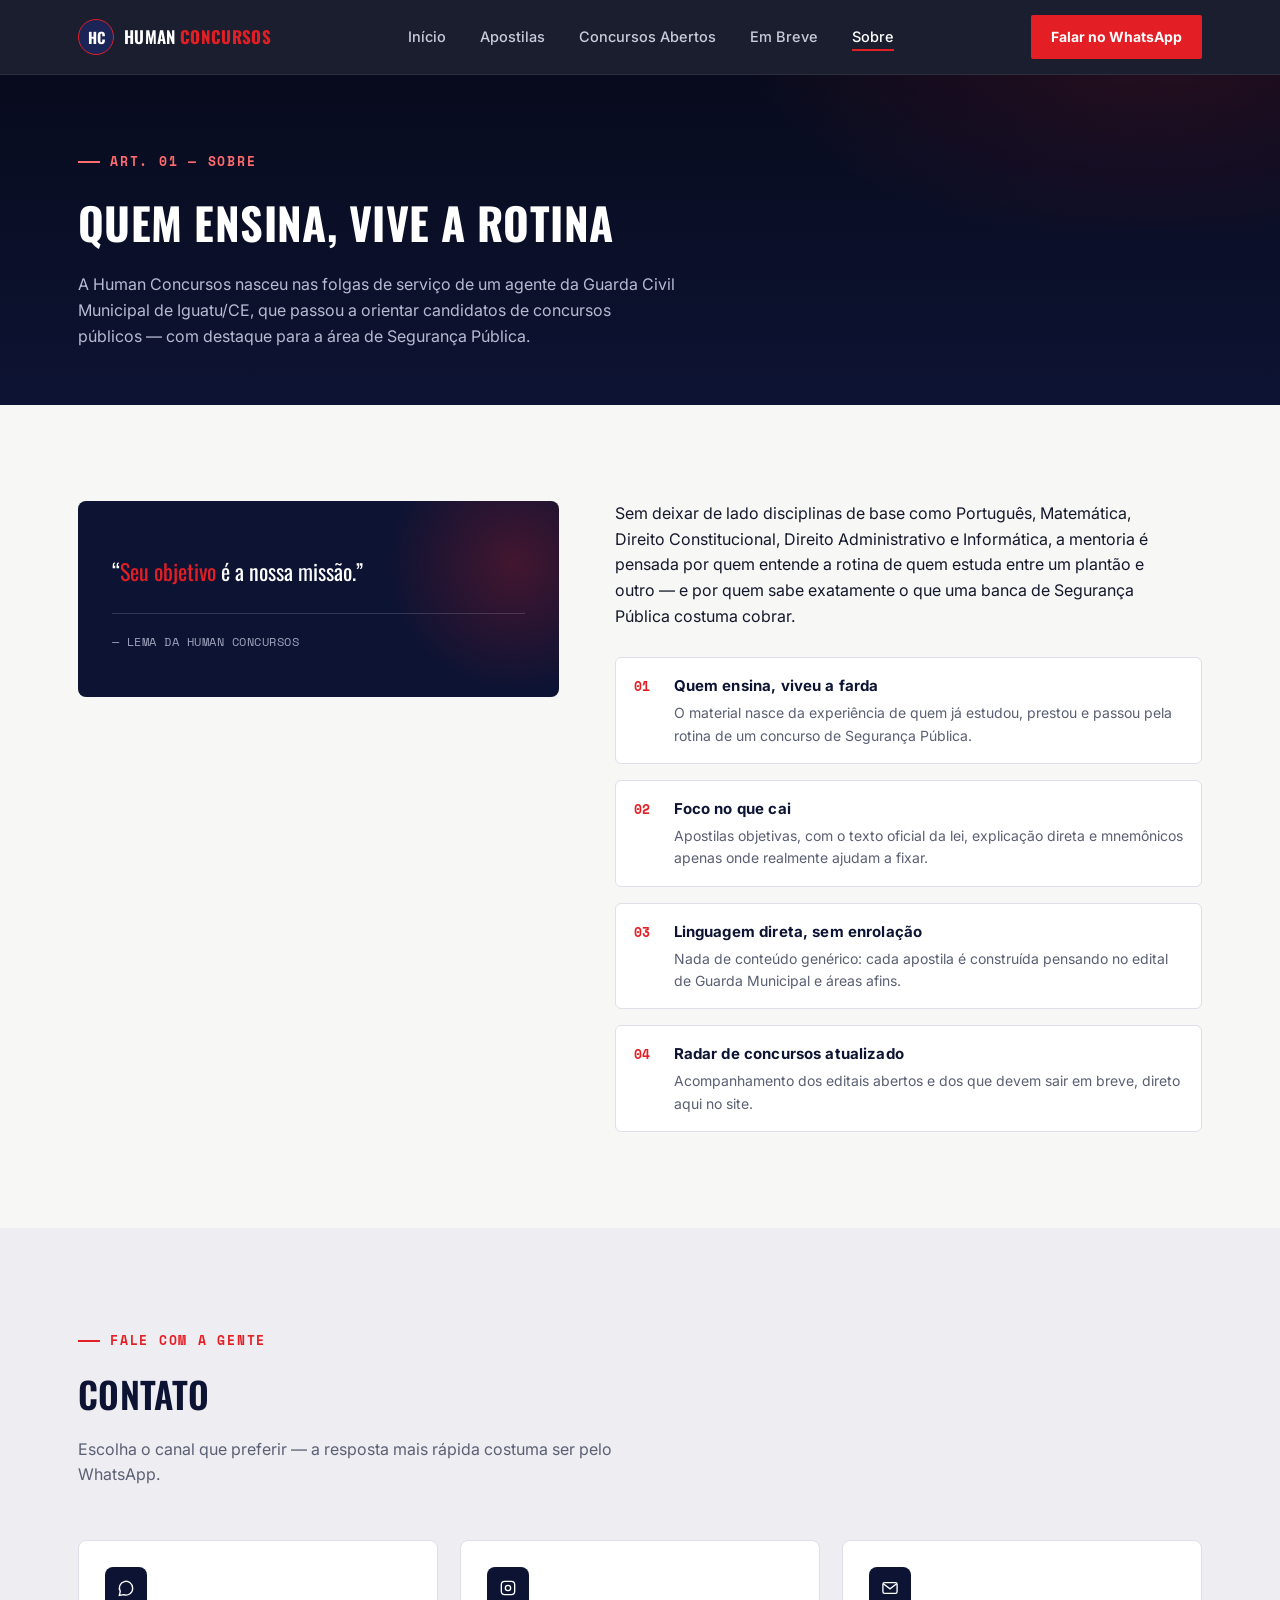
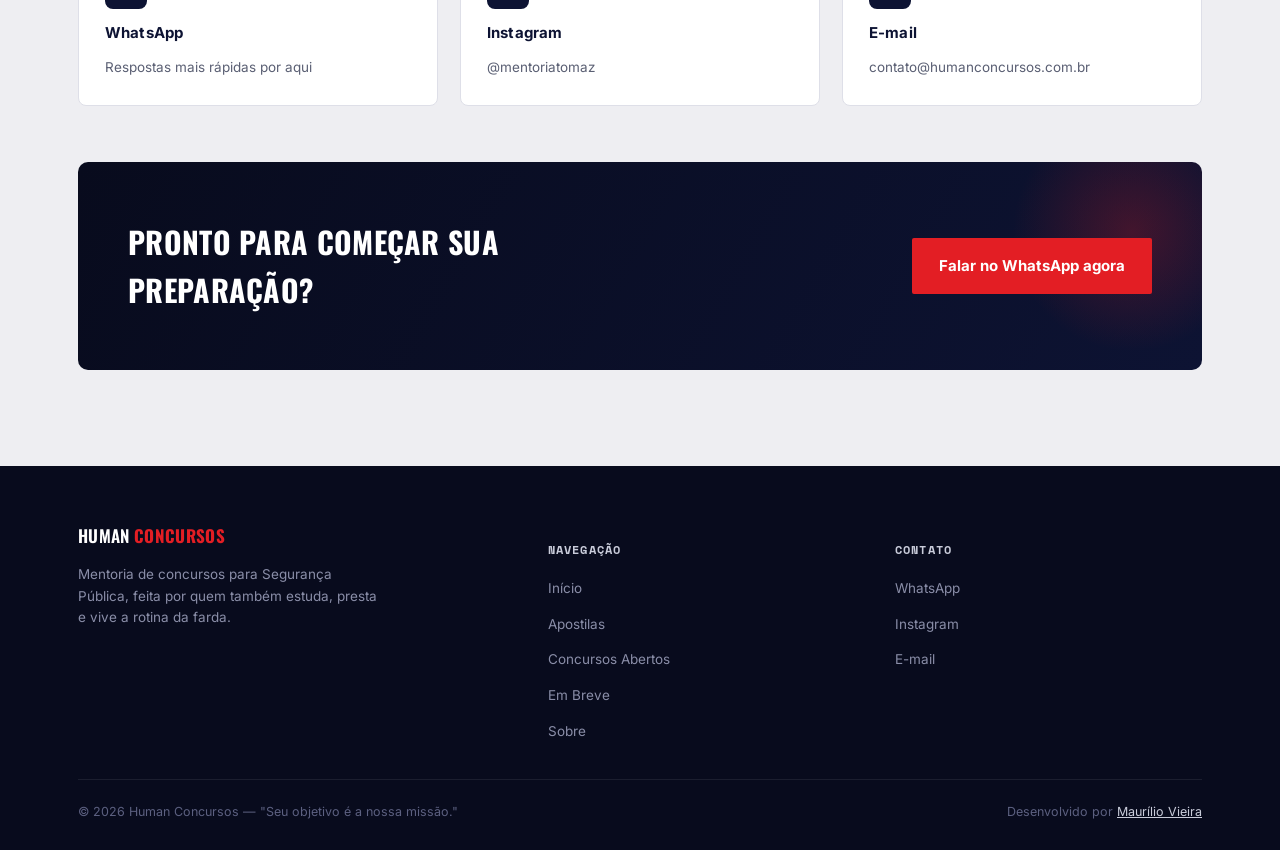
<file: sobre.html>
<!DOCTYPE html>
<html lang="pt-BR">
<head>
<meta charset="UTF-8">
<meta name="viewport" content="width=device-width, initial-scale=1.0">
<title>Sobre — Human Concursos</title>
<meta name="description" content="Conheça a Human Concursos: mentoria de concursos para Segurança Pública feita por um Guarda Civil Municipal em atividade.">
<link rel="icon" type="image/svg+xml" href="assets/img/favicon.svg">

<link rel="preconnect" href="https://fonts.googleapis.com">
<link rel="preconnect" href="https://fonts.gstatic.com" crossorigin>
<link href="https://fonts.googleapis.com/css2?family=Oswald:wght@400;500;600;700&family=Inter:wght@400;500;600;700;800&family=Space+Mono:wght@400;700&display=swap" rel="stylesheet">
<link rel="stylesheet" href="assets/css/style.css">
</head>
<body data-page="sobre">

<header>
  <div class="wrap nav">
    <a href="index.html" class="brand">
      <span class="brand-badge">HC</span>
      <span class="brand-name">HUMAN <b>CONCURSOS</b></span>
    </a>
    <ul class="nav-links">
      <li><a href="index.html" data-nav="inicio">Início</a></li>
      <li><a href="apostilas.html" data-nav="apostilas">Apostilas</a></li>
      <li><a href="concursos-abertos.html" data-nav="concursos-abertos">Concursos Abertos</a></li>
      <li><a href="em-breve.html" data-nav="em-breve">Em Breve</a></li>
      <li><a href="sobre.html" data-nav="sobre">Sobre</a></li>
    </ul>
    <a class="nav-cta" id="btnNavWpp" href="#" target="_blank" rel="noopener">Falar no WhatsApp</a>
    <button class="nav-toggle" id="navToggle" aria-expanded="false" aria-controls="mobilePanel" aria-label="Abrir menu">
      <span></span><span></span><span></span>
    </button>
  </div>
  <nav class="mobile-panel" id="mobilePanel">
    <a href="index.html" data-nav="inicio">Início</a>
    <a href="apostilas.html" data-nav="apostilas">Apostilas</a>
    <a href="concursos-abertos.html" data-nav="concursos-abertos">Concursos Abertos</a>
    <a href="em-breve.html" data-nav="em-breve">Em Breve</a>
    <a href="sobre.html" data-nav="sobre">Sobre</a>
    <a class="nav-cta" id="btnMobileWpp" href="#" target="_blank" rel="noopener">Falar no WhatsApp</a>
  </nav>
</header>

<div class="page-header">
  <div class="wrap">
    <span class="eyebrow">Art. 01 — Sobre</span>
    <h1>Quem ensina, vive a rotina</h1>
    <p>A Human Concursos nasceu nas folgas de serviço de um agente da Guarda Civil Municipal de Iguatu/CE, que passou a orientar candidatos de concursos públicos — com destaque para a área de Segurança Pública.</p>
  </div>
</div>

<main>
  <section>
    <div class="wrap">
      <div class="sobre-grid">
        <div class="sobre-visual">
          <p class="quote">“<span class="red">Seu objetivo</span> é a nossa missão.”</p>
          <p class="sig">— LEMA DA HUMAN CONCURSOS</p>
        </div>

        <div class="sobre-text">
          <p>Sem deixar de lado disciplinas de base como Português, Matemática, Direito Constitucional, Direito Administrativo e Informática, a mentoria é pensada por quem entende a rotina de quem estuda entre um plantão e outro — e por quem sabe exatamente o que uma banca de Segurança Pública costuma cobrar.</p>
          <ul class="feature-list">
            <li>
              <span class="num">01</span>
              <div>
                <h4>Quem ensina, viveu a farda</h4>
                <p>O material nasce da experiência de quem já estudou, prestou e passou pela rotina de um concurso de Segurança Pública.</p>
              </div>
            </li>
            <li>
              <span class="num">02</span>
              <div>
                <h4>Foco no que cai</h4>
                <p>Apostilas objetivas, com o texto oficial da lei, explicação direta e mnemônicos apenas onde realmente ajudam a fixar.</p>
              </div>
            </li>
            <li>
              <span class="num">03</span>
              <div>
                <h4>Linguagem direta, sem enrolação</h4>
                <p>Nada de conteúdo genérico: cada apostila é construída pensando no edital de Guarda Municipal e áreas afins.</p>
              </div>
            </li>
            <li>
              <span class="num">04</span>
              <div>
                <h4>Radar de concursos atualizado</h4>
                <p>Acompanhamento dos editais abertos e dos que devem sair em breve, direto aqui no site.</p>
              </div>
            </li>
          </ul>
        </div>
      </div>
    </div>
  </section>

  <!-- ================= CONTATO ================= -->
  <section id="contato" class="alt">
    <div class="wrap">
      <div class="section-head">
        <span class="eyebrow">Fale com a gente</span>
        <h2>Contato</h2>
        <p>Escolha o canal que preferir — a resposta mais rápida costuma ser pelo WhatsApp.</p>
      </div>

      <div class="contact-grid">
        <a class="contact-card wpp-link" data-msg="Olá! Vim pelo site da Human Concursos." href="#" target="_blank" rel="noopener">
          <span class="contact-icon">
            <svg width="20" height="20" viewBox="0 0 24 24" fill="none"><path d="M20 12a8 8 0 10-14.9 4L4 21l5.2-1.1A8 8 0 0020 12z" stroke="#fff" stroke-width="1.6"/></svg>
          </span>
          <h4>WhatsApp</h4>
          <p>Respostas mais rápidas por aqui</p>
        </a>
        <a class="contact-card" href="https://www.instagram.com/mentoriatomaz" target="_blank" rel="noopener">
          <span class="contact-icon">
            <svg width="20" height="20" viewBox="0 0 24 24" fill="none"><rect x="4" y="4" width="16" height="16" rx="4" stroke="#fff" stroke-width="1.6"/><circle cx="12" cy="12" r="3.2" stroke="#fff" stroke-width="1.6"/></svg>
          </span>
          <h4>Instagram</h4>
          <p>@mentoriatomaz</p>
        </a>
        <a class="contact-card" href="mailto:contato@humanconcursos.com.br">
          <span class="contact-icon">
            <svg width="20" height="20" viewBox="0 0 24 24" fill="none"><rect x="3.5" y="5.5" width="17" height="13" rx="2" stroke="#fff" stroke-width="1.6"/><path d="M4 7l8 6 8-6" stroke="#fff" stroke-width="1.6"/></svg>
          </span>
          <h4>E-mail</h4>
          <p>contato@humanconcursos.com.br</p>
        </a>
      </div>

      <div class="cta-banner">
        <h3>Pronto para começar sua preparação?</h3>
        <a class="btn btn-primary wpp-link" data-msg="Olá! Quero começar minha preparação com a Human Concursos." href="#" target="_blank" rel="noopener">Falar no WhatsApp agora</a>
      </div>
    </div>
  </section>
</main>

<footer>
  <div class="wrap">
    <div class="footer-grid">
      <div class="footer-brand">
        <span class="brand-name" style="color:#fff;">HUMAN <b style="color:#E31E24;">CONCURSOS</b></span>
        <p>Mentoria de concursos para Segurança Pública, feita por quem também estuda, presta e vive a rotina da farda.</p>
      </div>
      <div class="footer-col">
        <h5>Navegação</h5>
        <ul>
          <li><a href="index.html">Início</a></li>
          <li><a href="apostilas.html">Apostilas</a></li>
          <li><a href="concursos-abertos.html">Concursos Abertos</a></li>
          <li><a href="em-breve.html">Em Breve</a></li>
          <li><a href="sobre.html">Sobre</a></li>
        </ul>
      </div>
      <div class="footer-col">
        <h5>Contato</h5>
        <ul>
          <li><a href="sobre.html#contato">WhatsApp</a></li>
          <li><a href="https://www.instagram.com/mentoriatomaz" target="_blank" rel="noopener">Instagram</a></li>
          <li><a href="mailto:contato@humanconcursos.com.br">E-mail</a></li>
        </ul>
      </div>
    </div>
    <div class="footer-bottom">
      <span>© 2026 Human Concursos — "Seu objetivo é a nossa missão."</span>
      <span>Desenvolvido por <a href="#" style="color:#C9CCDA; text-decoration:underline;">Maurílio Vieira</a></span>
    </div>
  </div>
</footer>

<script src="assets/js/main.js"></script>
</body>
</html>
</file>
<file: assets/css/style.css>
:root{
    /* ---- Paleta (extraída da identidade visual Human Concursos) ---- */
    --navy-950:#080B1D;
    --navy-900:#0D1333;
    --navy-700:#141B45;
    --navy-600:#1B2456;
    --navy-400:#3A468C;
    --red-500:#E31E24;
    --red-600:#B8151A;
    --red-050:#FCEBEC;
    --paper:#F7F7F6;
    --paper-alt:#EEEEF2;
    --ink:#15182B;
    --ink-muted:#5A5F73;
    --white:#FFFFFF;
    --line:#DEDFE8;

    --display:'Oswald', 'Arial Narrow', sans-serif;
    --body:'Inter', -apple-system, sans-serif;
    --mono:'Space Mono', 'Courier New', monospace;

    --radius:2px;
    --container:1180px;
  }

  *,*::before,*::after{box-sizing:border-box;}
  html{scroll-behavior:smooth;}
  @media (prefers-reduced-motion: reduce){
    html{scroll-behavior:auto;}
    *,*::before,*::after{animation-duration:0.01ms !important; animation-iteration-count:1 !important; transition-duration:0.01ms !important; scroll-behavior:auto !important;}
  }

  body{
    margin:0;
    background:var(--paper);
    color:var(--ink);
    font-family:var(--body);
    font-size:16px;
    line-height:1.6;
    -webkit-font-smoothing:antialiased;
  }

  img,svg{display:block; max-width:100%;}
  a{color:inherit;}

  .wrap{max-width:var(--container); margin:0 auto; padding:0 28px;}

  h1,h2,h3,h4{font-family:var(--display); margin:0; letter-spacing:0.01em;}

  :focus-visible{outline:3px solid var(--red-500); outline-offset:3px;}

  .eyebrow{
    display:inline-flex; align-items:center; gap:10px;
    font-family:var(--mono); font-size:12.5px; letter-spacing:0.14em;
    text-transform:uppercase; color:var(--red-500); font-weight:700;
  }
  .eyebrow::before{
    content:""; width:22px; height:2px; background:var(--red-500); display:inline-block;
  }

  /* ================= HEADER ================= */
  header{
    position:sticky; top:0; z-index:100;
    background:rgba(8,11,29,0.92);
    backdrop-filter:blur(8px);
    border-bottom:1px solid rgba(255,255,255,0.08);
  }
  .nav{
    display:flex; align-items:center; justify-content:space-between;
    height:74px;
  }
  .brand{display:flex; align-items:center; gap:10px; text-decoration:none;}
  .brand-badge{
    width:36px; height:36px; border-radius:50%;
    background:var(--navy-600); border:1.5px solid var(--red-500);
    display:flex; align-items:center; justify-content:center;
    font-family:var(--display); font-weight:700; font-size:15px; color:var(--white);
  }
  .brand-name{font-family:var(--display); font-weight:600; font-size:17px; color:var(--white); letter-spacing:0.02em;}
  .brand-name b{color:var(--red-500); font-weight:700;}

  .nav-links{display:flex; gap:34px; list-style:none; margin:0; padding:0;}
  .nav-links a{
    text-decoration:none; color:#C9CCDA; font-size:14.5px; font-weight:500;
    position:relative; padding:6px 0; transition:color .18s ease;
  }
  .nav-links a:hover{color:var(--white);}
  .nav-links a::after{
    content:""; position:absolute; left:0; bottom:0; height:2px; width:0;
    background:var(--red-500); transition:width .2s ease;
  }
  .nav-links a:hover::after{width:100%;}

  .nav-cta{
    display:inline-flex; align-items:center; gap:8px;
    background:var(--red-500); color:var(--white); text-decoration:none;
    font-size:14px; font-weight:700; padding:11px 20px; border-radius:var(--radius);
    transition:background .18s ease, transform .18s ease;
    white-space:nowrap;
  }
  .nav-cta:hover{background:var(--red-600); transform:translateY(-1px);}

  /* ---- Menu hambúrguer (mobile) ---- */
  .nav-toggle{
    display:none; flex-direction:column; justify-content:center; gap:5px;
    width:38px; height:38px; background:transparent; border:1px solid rgba(255,255,255,0.25);
    border-radius:5px; cursor:pointer; padding:0; flex-shrink:0;
  }
  .nav-toggle span{
    display:block; width:18px; height:2px; background:var(--white); margin:0 auto;
    transition:transform .22s ease, opacity .22s ease;
  }
  .nav-toggle[aria-expanded="true"] span:nth-child(1){transform:translateY(7px) rotate(45deg);}
  .nav-toggle[aria-expanded="true"] span:nth-child(2){opacity:0;}
  .nav-toggle[aria-expanded="true"] span:nth-child(3){transform:translateY(-7px) rotate(-45deg);}

  .mobile-panel{
    display:none; flex-direction:column;
    background:var(--navy-950); border-top:1px solid rgba(255,255,255,0.08);
    padding:10px 28px 26px;
  }
  .mobile-panel.open{display:flex;}
  .mobile-panel a{
    color:#C9CCDA; text-decoration:none; font-size:15.5px; font-weight:500;
    padding:14px 0; border-bottom:1px solid rgba(255,255,255,0.08);
  }
  .mobile-panel a:last-of-type{border-bottom:none;}
  .mobile-panel .nav-cta{margin-top:14px; justify-content:center;}

  /* ================= HERO ================= */
  .hero{
    position:relative; overflow:hidden;
    background:
      radial-gradient(ellipse 900px 500px at 85% -10%, rgba(227,30,36,0.18), transparent 60%),
      linear-gradient(180deg, var(--navy-950) 0%, var(--navy-900) 55%, var(--navy-900) 100%);
    color:var(--white);
    padding:96px 0 110px;
  }
  .hero-grid{
    display:grid; grid-template-columns:1.15fr 0.85fr; gap:60px; align-items:center;
  }
  .hero-eyebrow{color:#FF6B6E;}
  .hero-eyebrow::before{background:#FF6B6E;}
  .hero h1{
    font-size:clamp(34px, 4.6vw, 58px); line-height:1.06; font-weight:700;
    margin:18px 0 22px; text-transform:uppercase;
  }
  .hero h1 em{
    font-style:normal; color:var(--red-500);
  }
  .hero p.lead{
    font-family:var(--body); font-size:17.5px; line-height:1.65; color:#B7BBD1;
    max-width:520px; margin:0 0 34px;
  }
  .hero-ctas{display:flex; gap:16px; flex-wrap:wrap;}
  .btn{
    display:inline-flex; align-items:center; gap:10px;
    font-family:var(--body); font-weight:700; font-size:15px;
    padding:15px 26px; border-radius:var(--radius); text-decoration:none;
    transition:transform .18s ease, background .18s ease, border-color .18s ease;
    border:1.5px solid transparent; cursor:pointer;
  }
  .btn:hover{transform:translateY(-2px);}
  .btn-primary{background:var(--red-500); color:var(--white);}
  .btn-primary:hover{background:var(--red-600);}
  .btn-ghost{border-color:rgba(255,255,255,0.35); color:var(--white);}
  .btn-ghost:hover{border-color:var(--white); background:rgba(255,255,255,0.06);}
  .btn-dark{border-color:var(--navy-600); color:var(--navy-900);}
  .btn-dark:hover{background:var(--navy-900); color:var(--white);}

  .hero-meta{
    display:flex; gap:28px; margin-top:44px; padding-top:28px;
    border-top:1px solid rgba(255,255,255,0.12); max-width:520px;
  }
  .hero-meta div{font-size:13px; color:#9FA3BC; line-height:1.4;}
  .hero-meta strong{display:block; color:var(--white); font-family:var(--display); font-size:14.5px; text-transform:uppercase; letter-spacing:.03em; margin-bottom:3px;}

  /* ---- Crachá / carteira de estudos (elemento assinatura) ---- */
  .id-card-wrap{position:relative; display:flex; justify-content:center;}
  .id-card{
    width:100%; max-width:360px;
    background:linear-gradient(160deg, #FFFFFF 0%, #F4F4F7 100%);
    border-radius:10px;
    box-shadow:0 30px 60px -20px rgba(0,0,0,0.55), 0 0 0 1px rgba(255,255,255,0.06);
    transform:rotate(3.5deg);
    overflow:hidden;
    position:relative;
  }
  .id-card::after{
    content:""; position:absolute; inset:0; border-radius:10px;
    box-shadow:inset 0 0 0 1px rgba(0,0,0,0.06);
  }
  .id-top{
    background:var(--navy-900); padding:16px 20px 14px;
    display:flex; align-items:center; gap:10px;
    border-bottom:3px solid var(--red-500);
  }
  .id-top .brand-badge{width:28px; height:28px; font-size:12px;}
  .id-top span{font-family:var(--display); color:var(--white); font-size:13px; letter-spacing:.05em; text-transform:uppercase;}
  .id-body{padding:22px 20px 18px; position:relative;}
  .id-photo{
    width:64px; height:64px; border-radius:50%;
    background:var(--paper-alt); border:2px solid var(--navy-600);
    display:flex; align-items:center; justify-content:center; margin-bottom:16px;
  }
  .id-field{margin-bottom:12px;}
  .id-field label{
    display:block; font-family:var(--mono); font-size:9.5px; letter-spacing:.1em;
    text-transform:uppercase; color:#9A9DAF; margin-bottom:3px;
  }
  .id-field .value{
    font-family:var(--display); font-size:15px; color:var(--navy-900); font-weight:600;
    border-bottom:1px dashed #C7C9D6; padding-bottom:4px;
  }
  .id-barcode{
    height:26px; margin-top:16px; border-radius:2px;
    background:repeating-linear-gradient(90deg, var(--navy-900) 0 2px, transparent 2px 5px, var(--navy-900) 5px 6px, transparent 6px 10px);
    opacity:.85;
  }
  .id-stamp{
    position:absolute; top:64px; right:14px;
    border:3px solid var(--red-500); color:var(--red-500);
    font-family:var(--display); font-weight:700; font-size:13px; letter-spacing:.06em;
    padding:6px 10px; border-radius:6px; transform:rotate(-14deg);
    text-transform:uppercase; background:rgba(227,30,36,0.05);
  }
  .id-float{
    position:absolute; background:var(--white); border-radius:8px;
    box-shadow:0 16px 32px -12px rgba(0,0,0,.35);
    padding:10px 14px; display:flex; align-items:center; gap:9px;
  }
  .id-float.f1{ bottom:-14px; left:-18px; transform:rotate(-4deg);}
  .id-float .dot{width:8px; height:8px; border-radius:50%; background:#2AC769;}
  .id-float span{font-family:var(--mono); font-size:11.5px; color:var(--navy-900); font-weight:700;}

  /* ================= SECTION SHELL ================= */
  section{padding:96px 0;}
  .section-head{max-width:640px; margin-bottom:52px;}
  .section-head h2{
    font-size:clamp(26px, 3vw, 36px); text-transform:uppercase; color:var(--navy-900);
    margin-top:14px; font-weight:600;
  }
  .section-head p{color:var(--ink-muted); font-size:16px; margin-top:14px; max-width:560px;}
  .alt{background:var(--paper-alt);}

  /* ================= SOBRE ================= */
  .sobre-grid{display:grid; grid-template-columns:0.9fr 1.1fr; gap:56px; align-items:start;}
  .sobre-visual{
    background:var(--navy-900); border-radius:8px; padding:34px;
    color:var(--white); position:relative; overflow:hidden;
  }
  .sobre-visual::before{
    content:""; position:absolute; inset:-40% -20% auto auto; width:280px; height:280px;
    background:radial-gradient(circle, rgba(227,30,36,0.25), transparent 65%);
  }
  .sobre-visual .quote{
    font-family:var(--display); font-size:22px; line-height:1.35; position:relative; z-index:1;
  }
  .sobre-visual .quote .red{color:var(--red-500);}
  .sobre-visual .sig{
    margin-top:26px; padding-top:18px; border-top:1px solid rgba(255,255,255,0.15);
    font-family:var(--mono); font-size:12px; color:#9FA3BC; letter-spacing:.04em; position:relative; z-index:1;
  }
  .sobre-text p{color:var(--ink); font-size:16px; margin:0 0 18px; max-width:560px;}
  .feature-list{list-style:none; margin:28px 0 0; padding:0; display:grid; gap:16px;}
  .feature-list li{
    display:flex; gap:14px; align-items:flex-start;
    padding:16px 18px; background:var(--white); border:1px solid var(--line); border-radius:6px;
  }
  .feature-list .num{
    font-family:var(--mono); font-weight:700; color:var(--red-500); font-size:13px;
    flex-shrink:0; width:26px; padding-top:2px;
  }
  .feature-list h4{font-size:15px; color:var(--navy-900); text-transform:none; font-family:var(--body); font-weight:700;}
  .feature-list p{margin:4px 0 0; font-size:14px; color:var(--ink-muted);}

  /* ================= APOSTILAS ================= */
  .card-grid{display:grid; grid-template-columns:repeat(3, 1fr); gap:26px;}
  .book-card{
    background:var(--white); border:1px solid var(--line); border-radius:8px; overflow:hidden;
    display:flex; flex-direction:column; transition:transform .2s ease, box-shadow .2s ease;
  }
  .book-card:hover{transform:translateY(-5px); box-shadow:0 18px 34px -18px rgba(13,19,51,0.35);}
  .book-cover{
    background:var(--navy-900); color:var(--white); padding:26px 22px;
    position:relative; min-height:150px; display:flex; flex-direction:column; justify-content:space-between;
    border-bottom:4px solid var(--red-500);
  }
  .book-cover .tag{
    align-self:flex-start; font-family:var(--mono); font-size:10.5px; letter-spacing:.08em;
    text-transform:uppercase; padding:4px 9px; border-radius:3px; font-weight:700;
  }
  .tag-livre{background:#2AC769; color:#04371B;}
  .tag-em-breve{background:rgba(255,255,255,0.12); color:#C9CCDA;}
  .book-cover h3{font-size:19px; margin-top:14px; line-height:1.25; text-transform:uppercase;}
  .book-cover .disc{font-family:var(--mono); font-size:11px; color:#9FA3BC; margin-top:8px; text-transform:uppercase; letter-spacing:.05em;}
  .book-body{padding:20px 22px 24px; display:flex; flex-direction:column; gap:14px; flex:1;}
  .book-body p{margin:0; font-size:14px; color:var(--ink-muted); flex:1;}
  .book-btn{
    display:inline-flex; align-items:center; justify-content:center; gap:8px;
    padding:12px 16px; border-radius:5px; font-size:13.5px; font-weight:700; text-decoration:none;
    background:var(--navy-900); color:var(--white); transition:background .18s ease;
  }
  .book-btn:hover{background:var(--red-500);}
  .book-btn.disabled{
    background:var(--paper-alt); color:#A7AABB; pointer-events:none;
  }

  /* ================= MENTORIA ================= */
  .mentoria-wrap{display:grid; grid-template-columns:1fr 1fr; gap:60px; align-items:start;}
  .mentoria-list{list-style:none; margin:0; padding:0; display:grid; gap:0;}
  .mentoria-list li{
    display:flex; gap:16px; padding:20px 0; border-bottom:1px solid var(--line);
  }
  .mentoria-list li:first-child{padding-top:0;}
  .check{
    flex-shrink:0; width:24px; height:24px; border-radius:50%; background:var(--red-050);
    color:var(--red-500); display:flex; align-items:center; justify-content:center; font-weight:800; font-size:13px;
  }
  .mentoria-list h4{font-family:var(--body); font-weight:700; font-size:15.5px; color:var(--navy-900);}
  .mentoria-list p{margin:4px 0 0; font-size:14px; color:var(--ink-muted);}

  .steps{display:flex; flex-direction:column; gap:0; position:relative;}
  .step{display:flex; gap:20px; position:relative; padding-bottom:38px;}
  .step:last-child{padding-bottom:0;}
  .step::before{
    content:""; position:absolute; left:19px; top:44px; bottom:0; width:1px;
    background:var(--line);
  }
  .step:last-child::before{display:none;}
  .step-num{
    flex-shrink:0; width:40px; height:40px; border-radius:50%; background:var(--navy-900); color:var(--white);
    display:flex; align-items:center; justify-content:center; font-family:var(--display); font-weight:600; font-size:15px; z-index:1;
  }
  .step-body h4{font-family:var(--body); font-weight:700; font-size:16px; color:var(--navy-900); margin:6px 0 6px;}
  .step-body p{margin:0; font-size:14px; color:var(--ink-muted); max-width:380px;}
  .mentoria-cta{
    margin-top:38px; padding:26px; background:var(--navy-900); border-radius:8px; color:var(--white);
    display:flex; align-items:center; justify-content:space-between; gap:20px; flex-wrap:wrap;
  }
  .mentoria-cta h4{font-family:var(--display); font-size:17px; text-transform:uppercase; margin-bottom:6px;}
  .mentoria-cta p{margin:0; color:#9FA3BC; font-size:13.5px;}

  /* ================= VÍDEO-AULAS ================= */
  .video-grid{display:grid; grid-template-columns:repeat(3, 1fr); gap:24px;}
  .video-card{background:var(--white); border:1px solid var(--line); border-radius:8px; overflow:hidden;}
  .video-thumb{
    aspect-ratio:16/9; background:
      linear-gradient(160deg, var(--navy-900), var(--navy-700));
    position:relative; display:flex; align-items:center; justify-content:center;
  }
  .video-thumb::before{
    content:""; position:absolute; inset:0;
    background-image:repeating-linear-gradient(45deg, rgba(255,255,255,0.035) 0 2px, transparent 2px 14px);
  }
  .play-btn{
    width:52px; height:52px; border-radius:50%; background:rgba(255,255,255,0.12);
    border:1.5px solid rgba(255,255,255,0.4); display:flex; align-items:center; justify-content:center;
    position:relative; z-index:1;
  }
  .play-btn svg{margin-left:3px;}
  .video-info{padding:16px 18px 18px;}
  .video-info .tag{
    font-family:var(--mono); font-size:10px; letter-spacing:.08em; text-transform:uppercase;
    color:var(--red-500); font-weight:700;
  }
  .video-info h4{font-family:var(--body); font-size:14.5px; font-weight:700; color:var(--navy-900); margin:8px 0 0;}
  .video-note{
    margin-top:34px; padding:16px 20px; background:var(--red-050); border-left:3px solid var(--red-500);
    border-radius:0 6px 6px 0; font-size:13.5px; color:#7A1418; max-width:640px;
  }

  /* ================= CONTATO ================= */
  .contact-grid{display:grid; grid-template-columns:repeat(3, 1fr); gap:22px; margin-bottom:56px;}
  .contact-card{
    background:var(--white); border:1px solid var(--line); border-radius:8px; padding:26px;
    text-decoration:none; color:var(--ink); display:flex; flex-direction:column; gap:12px;
    transition:border-color .18s ease, transform .18s ease;
  }
  .contact-card:hover{border-color:var(--red-500); transform:translateY(-3px);}
  .contact-icon{
    width:42px; height:42px; border-radius:8px; background:var(--navy-900); color:var(--white);
    display:flex; align-items:center; justify-content:center;
  }
  .contact-card h4{font-family:var(--body); font-size:15px; font-weight:700; color:var(--navy-900);}
  .contact-card p{margin:0; font-size:13.5px; color:var(--ink-muted);}

  .cta-banner{
    background:linear-gradient(120deg, var(--navy-950), var(--navy-900));
    border-radius:10px; padding:56px 50px; color:var(--white);
    display:flex; align-items:center; justify-content:space-between; gap:30px; flex-wrap:wrap;
    position:relative; overflow:hidden;
  }
  .cta-banner::after{
    content:""; position:absolute; right:-60px; top:-60px; width:260px; height:260px; border-radius:50%;
    background:radial-gradient(circle, rgba(227,30,36,0.25), transparent 65%);
  }
  .cta-banner h3{font-size:clamp(22px,2.6vw,30px); text-transform:uppercase; max-width:440px; position:relative; z-index:1;}
  .cta-banner .btn{position:relative; z-index:1;}

  /* ================= FOOTER ================= */
  footer{background:var(--navy-950); color:#8A8EA8; padding:56px 0 28px;}
  .footer-grid{display:grid; grid-template-columns:1.4fr 1fr 1fr; gap:40px; padding-bottom:36px; border-bottom:1px solid rgba(255,255,255,0.08);}
  .footer-brand p{font-size:13.5px; color:#8A8EA8; max-width:300px; margin-top:14px;}
  .footer-col h5{font-family:var(--mono); font-size:11.5px; letter-spacing:.1em; text-transform:uppercase; color:#C9CCDA; margin-bottom:16px;}
  .footer-col ul{list-style:none; margin:0; padding:0; display:grid; gap:10px;}
  .footer-col a{text-decoration:none; color:#8A8EA8; font-size:13.5px; transition:color .15s ease;}
  .footer-col a:hover{color:var(--white);}
  .footer-bottom{
    display:flex; justify-content:space-between; align-items:center; padding-top:22px; flex-wrap:wrap; gap:12px;
    font-size:12.5px; color:#5C6080;
  }

  /* ================= NAV ATIVO (multi-página) ================= */
  .nav-links a.active,
  .mobile-panel a.active{
    color:var(--white);
  }
  .nav-links a.active::after{width:100%;}

  /* ================= PAGE HEADER (banner de página interna) ================= */
  .page-header{
    position:relative; overflow:hidden;
    background:
      radial-gradient(ellipse 700px 400px at 90% -20%, rgba(227,30,36,0.16), transparent 60%),
      linear-gradient(180deg, var(--navy-950) 0%, var(--navy-900) 100%);
    color:var(--white);
    padding:70px 0 56px;
  }
  .page-header .eyebrow{color:#FF6B6E;}
  .page-header .eyebrow::before{background:#FF6B6E;}
  .page-header h1{
    font-size:clamp(28px, 4vw, 44px); text-transform:uppercase; margin:16px 0 14px; font-weight:700;
  }
  .page-header p{font-size:16px; color:#B7BBD1; max-width:600px; margin:0;}

  /* ================= TEASERS (página Início) ================= */
  .teaser-grid{display:grid; grid-template-columns:repeat(3, 1fr); gap:26px;}
  .teaser-card{
    background:var(--white); border:1px solid var(--line); border-radius:8px;
    padding:28px 26px; display:flex; flex-direction:column; gap:14px;
    text-decoration:none; color:var(--ink); transition:transform .2s ease, box-shadow .2s ease, border-color .2s ease;
  }
  .teaser-card:hover{transform:translateY(-5px); box-shadow:0 18px 34px -18px rgba(13,19,51,0.3); border-color:var(--navy-600);}
  .teaser-icon{
    width:46px; height:46px; border-radius:8px; background:var(--navy-900); color:var(--white);
    display:flex; align-items:center; justify-content:center; flex-shrink:0;
  }
  .teaser-card h3{font-family:var(--display); font-size:19px; text-transform:uppercase; color:var(--navy-900); font-weight:600;}
  .teaser-card p{margin:0; font-size:14px; color:var(--ink-muted); flex:1;}
  .teaser-link{
    font-family:var(--mono); font-size:12px; letter-spacing:.06em; text-transform:uppercase;
    color:var(--red-500); font-weight:700; display:inline-flex; align-items:center; gap:6px;
  }
  .teaser-card:hover .teaser-link{gap:10px;}
  .teaser-link svg{transition:transform .18s ease;}

  /* ================= CONCURSO CARD (Concursos Abertos / Em breve) ================= */
  .info-banner{
    display:flex; gap:14px; align-items:flex-start;
    padding:16px 20px; background:var(--paper-alt); border-left:3px solid var(--navy-600);
    border-radius:0 6px 6px 0; font-size:13.5px; color:var(--ink-muted); margin-bottom:44px; max-width:760px;
  }
  .info-banner strong{color:var(--navy-900);}

  .concurso-grid{display:grid; gap:22px;}
  .concurso-card{
    background:var(--white); border:1px solid var(--line); border-radius:8px;
    padding:20px; display:grid; grid-template-columns:150px 1fr auto; gap:24px; align-items:center;
  }
  .concurso-image{
    width:150px; height:150px; border-radius:6px; overflow:hidden; flex-shrink:0;
    background:linear-gradient(160deg, var(--navy-900), var(--navy-700));
    display:flex; align-items:center; justify-content:center;
  }
  .concurso-image img{width:100%; height:100%; object-fit:cover; display:block;}
  .concurso-image svg{opacity:.45;}
  .concurso-main{display:flex; flex-direction:column; gap:9px; min-width:0;}
  .concurso-top{display:flex; align-items:center; gap:12px; flex-wrap:wrap;}
  .concurso-status{
    font-family:var(--mono); font-size:10.5px; letter-spacing:.08em; text-transform:uppercase;
    padding:4px 10px; border-radius:3px; font-weight:700;
  }
  .status-aberto{background:#E4F7EC; color:#0C7A3D;}
  .status-previsto{background:var(--red-050); color:#B8151A;}
  .status-exemplo{background:var(--paper-alt); color:var(--ink-muted); font-weight:700;}
  .concurso-orgao{font-family:var(--mono); font-size:11.5px; color:var(--ink-muted); text-transform:uppercase; letter-spacing:.04em;}
  .concurso-main h3{font-family:var(--display); font-size:21px; color:var(--navy-900); text-transform:uppercase; font-weight:600;}
  .concurso-banca{font-size:13px; color:var(--ink-muted); font-style:italic;}
  .concurso-banca strong{font-style:normal; color:var(--navy-900); font-weight:700;}
  .concurso-meta{display:flex; gap:22px; flex-wrap:wrap; margin-top:2px;}
  .concurso-meta div{font-size:13px; color:var(--ink-muted);}
  .concurso-meta strong{display:block; color:var(--navy-900); font-size:13.5px; font-family:var(--body); font-weight:700;}
  .concurso-cta{flex-shrink:0;}
  .concurso-empty{
    padding:40px; text-align:center; color:var(--ink-muted); font-size:14.5px;
    background:var(--white); border:1px dashed var(--line); border-radius:8px;
  }

  /* ================= RESPONSIVE ================= */
  @media (max-width:960px){
    .hero-grid{grid-template-columns:1fr; gap:64px;}
    .id-card-wrap{margin-top:10px;}
    .sobre-grid, .mentoria-wrap{grid-template-columns:1fr; gap:40px;}
    .card-grid, .video-grid, .contact-grid, .teaser-grid{grid-template-columns:repeat(2,1fr);}
    .footer-grid{grid-template-columns:1fr 1fr;}
    .concurso-card{grid-template-columns:110px 1fr; grid-template-areas:"img main" "cta cta"; padding:18px;}
    .concurso-image{grid-area:img; width:110px; height:110px;}
    .concurso-main{grid-area:main;}
    .concurso-cta{grid-area:cta; justify-self:flex-start; margin-top:6px;}
  }
  @media (max-width:720px){
    .nav-links{display:none;}
    .nav-toggle{display:flex;}
    .nav .nav-cta{padding:10px 14px; font-size:13px;}
    .card-grid, .video-grid, .contact-grid, .teaser-grid{grid-template-columns:1fr;}
    .footer-grid{grid-template-columns:1fr;}
    section{padding:64px 0;}
    .hero{padding:56px 0 76px;}
    .page-header{padding:52px 0 40px;}
    .cta-banner{padding:36px 26px;}
    .mentoria-cta{flex-direction:column; align-items:flex-start;}
    .concurso-meta{gap:14px;}
    .concurso-card{grid-template-columns:1fr; grid-template-areas:"img" "main" "cta"; justify-items:start;}
    .concurso-image{width:100%; height:170px;}
  }
</file>
